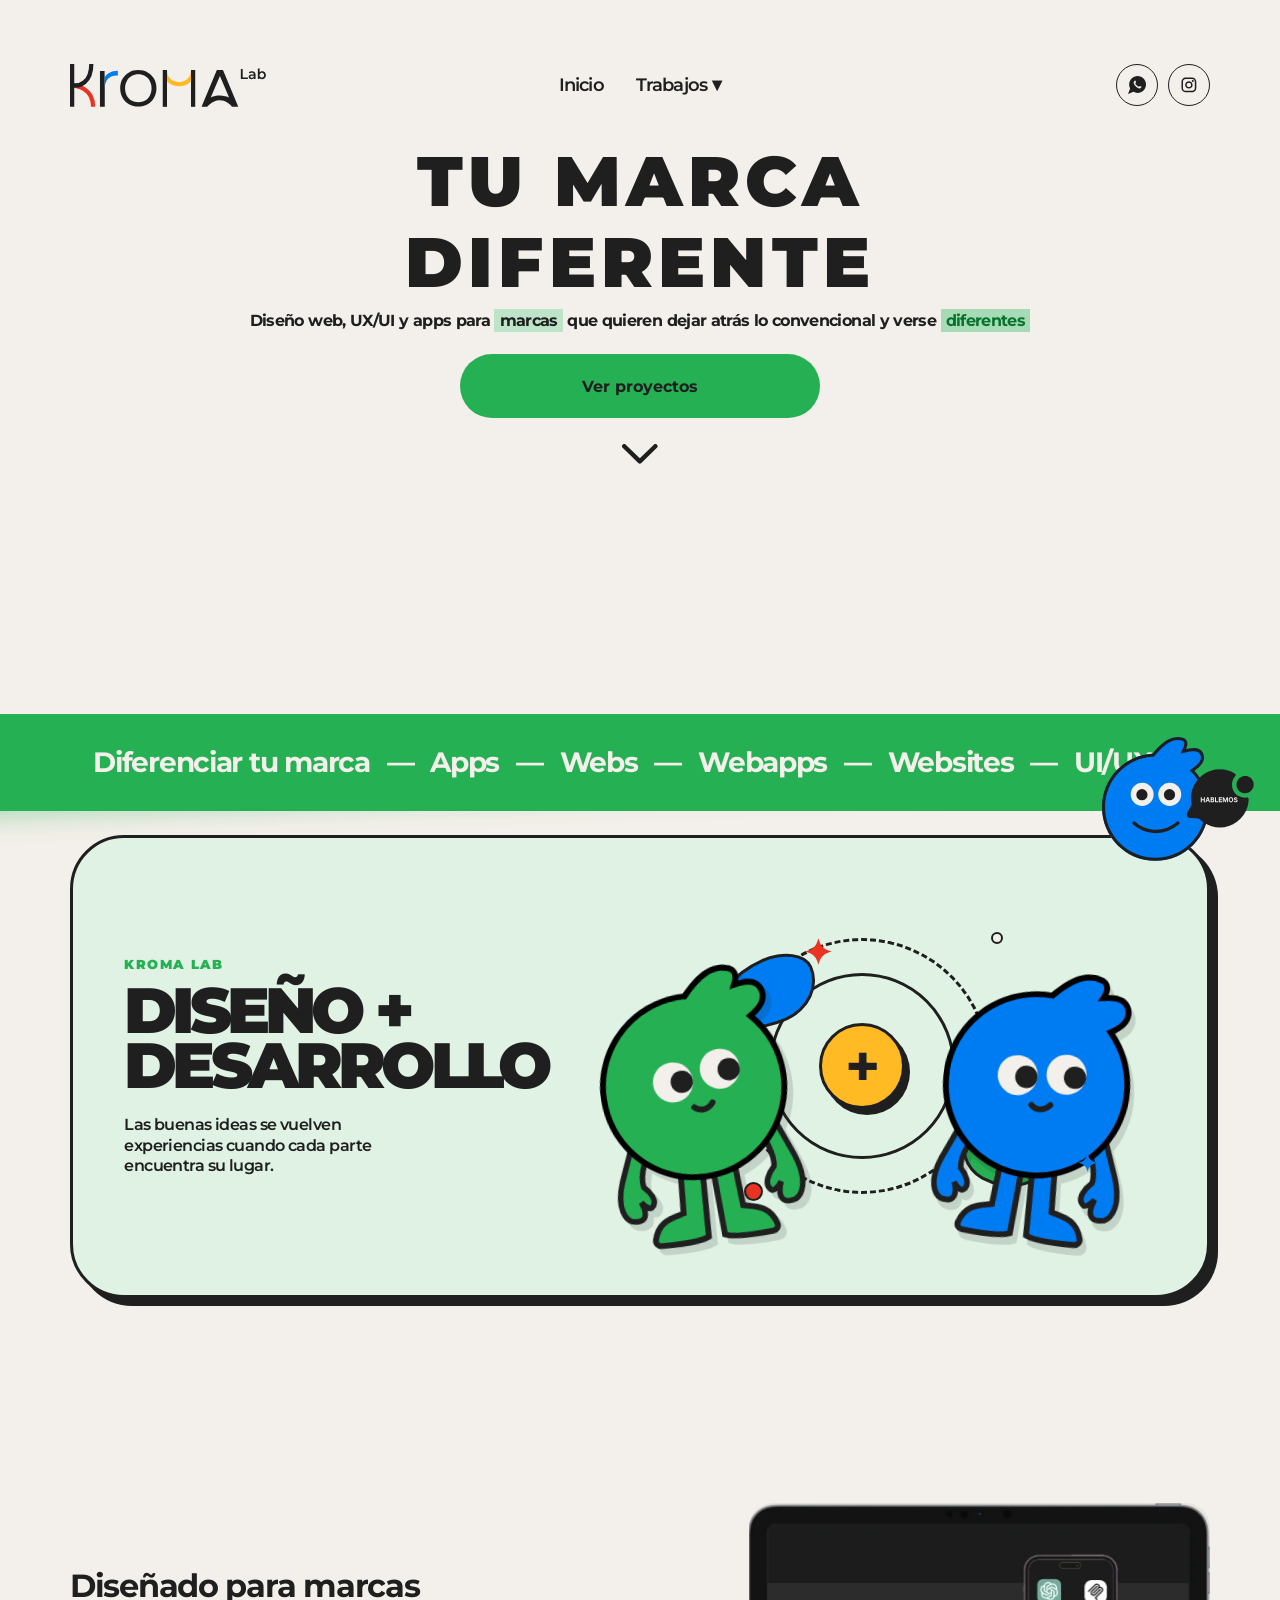
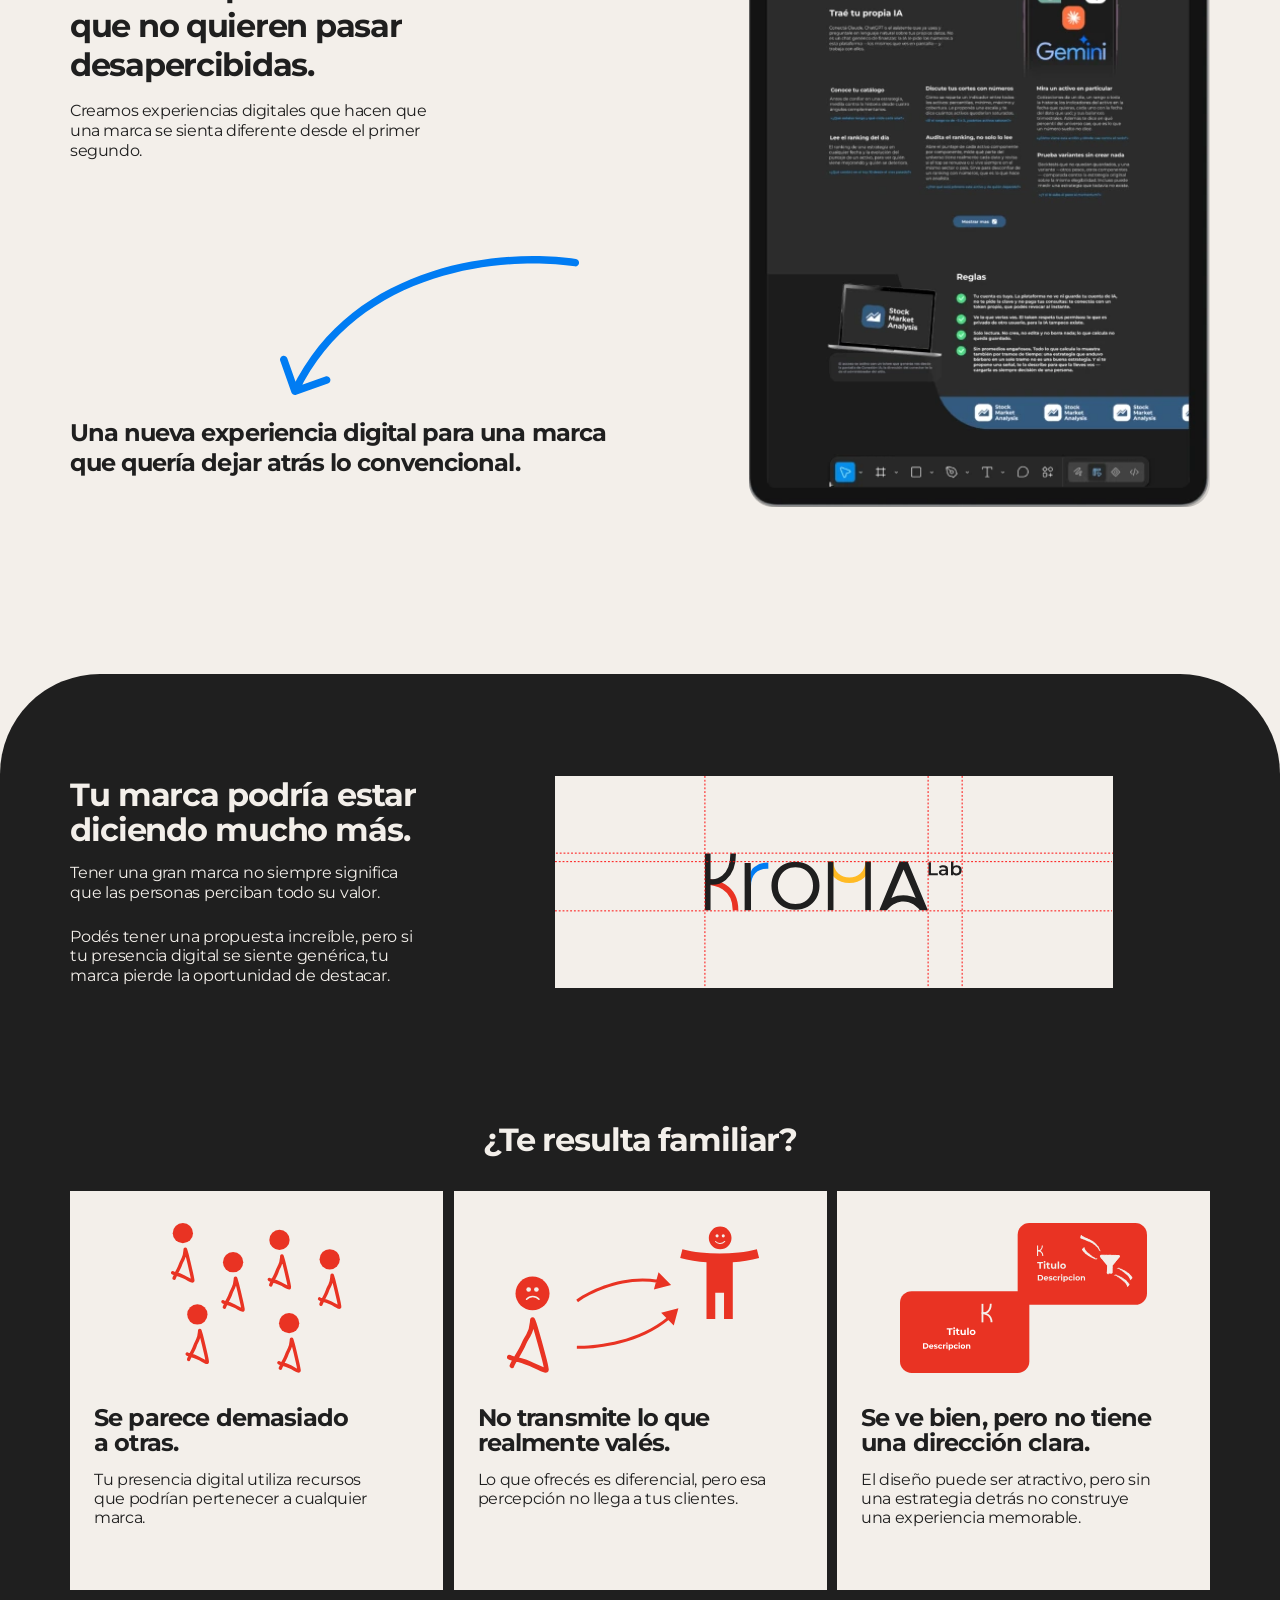
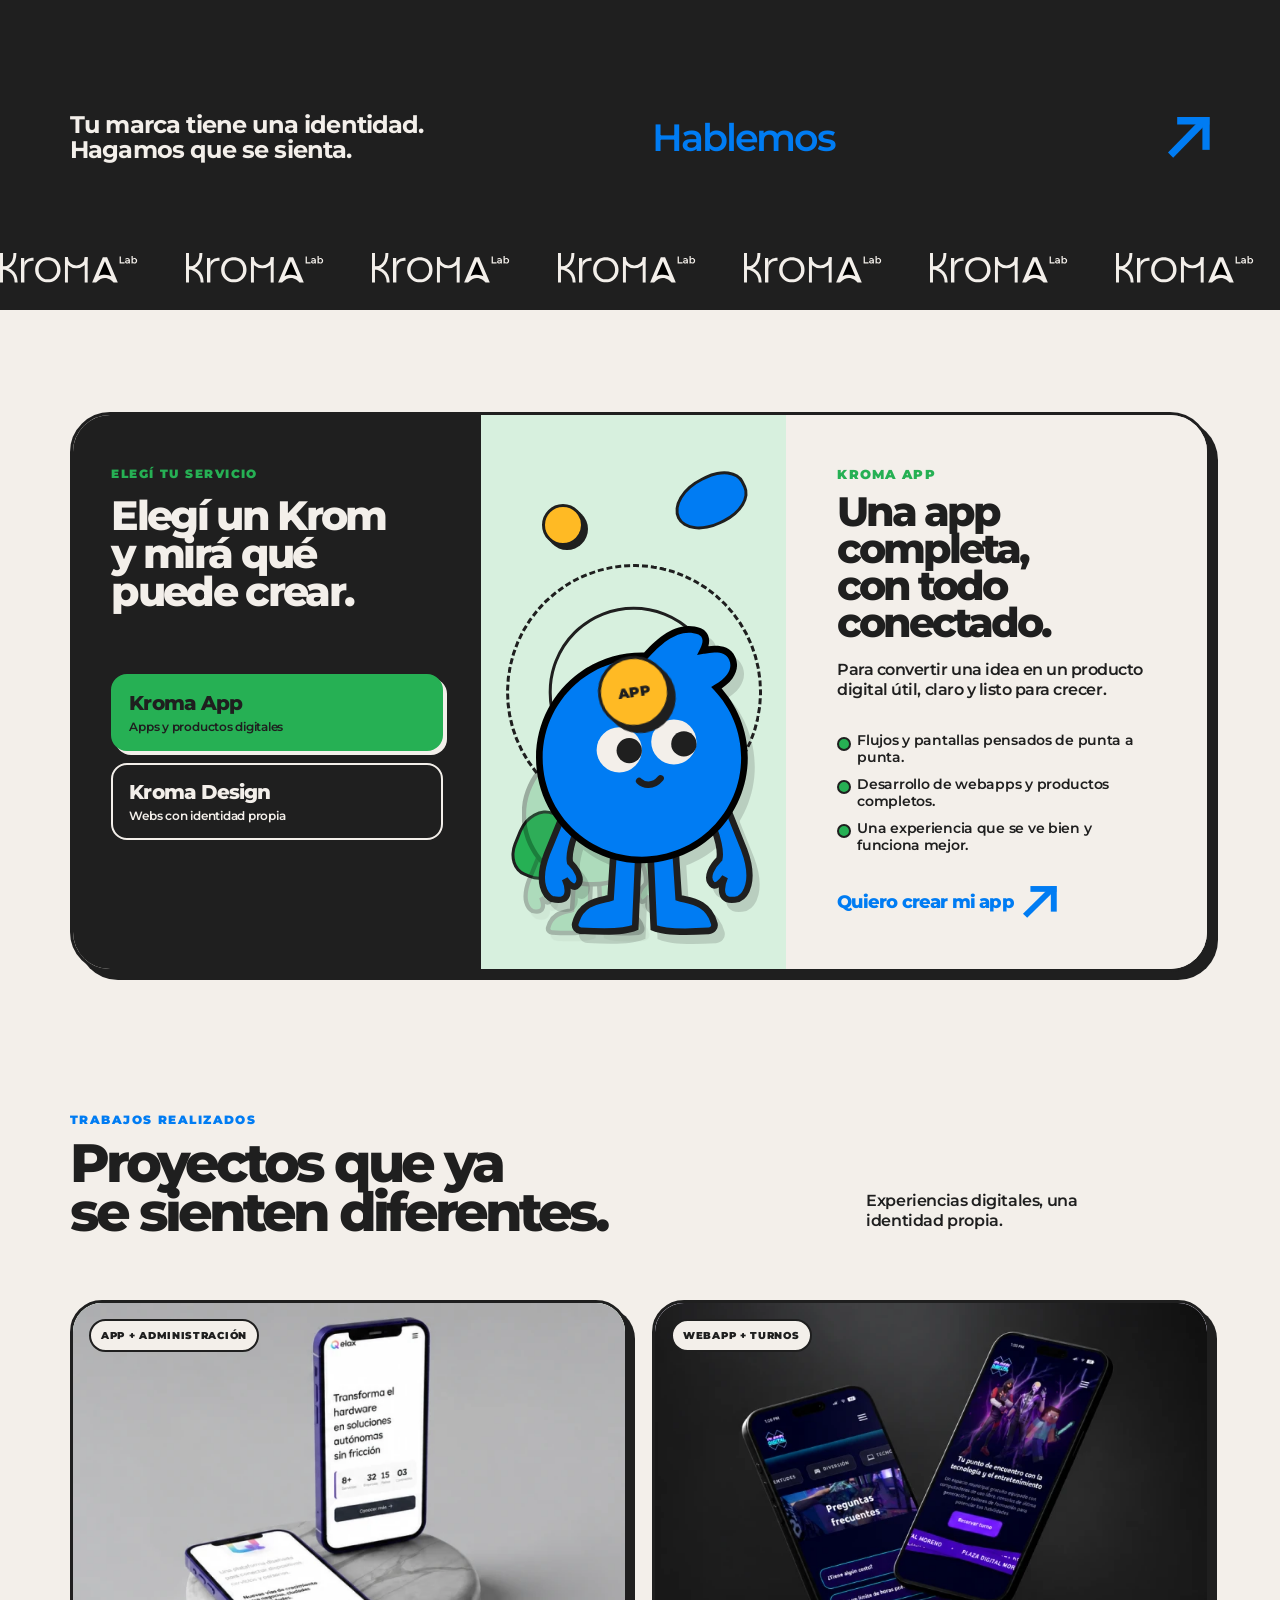
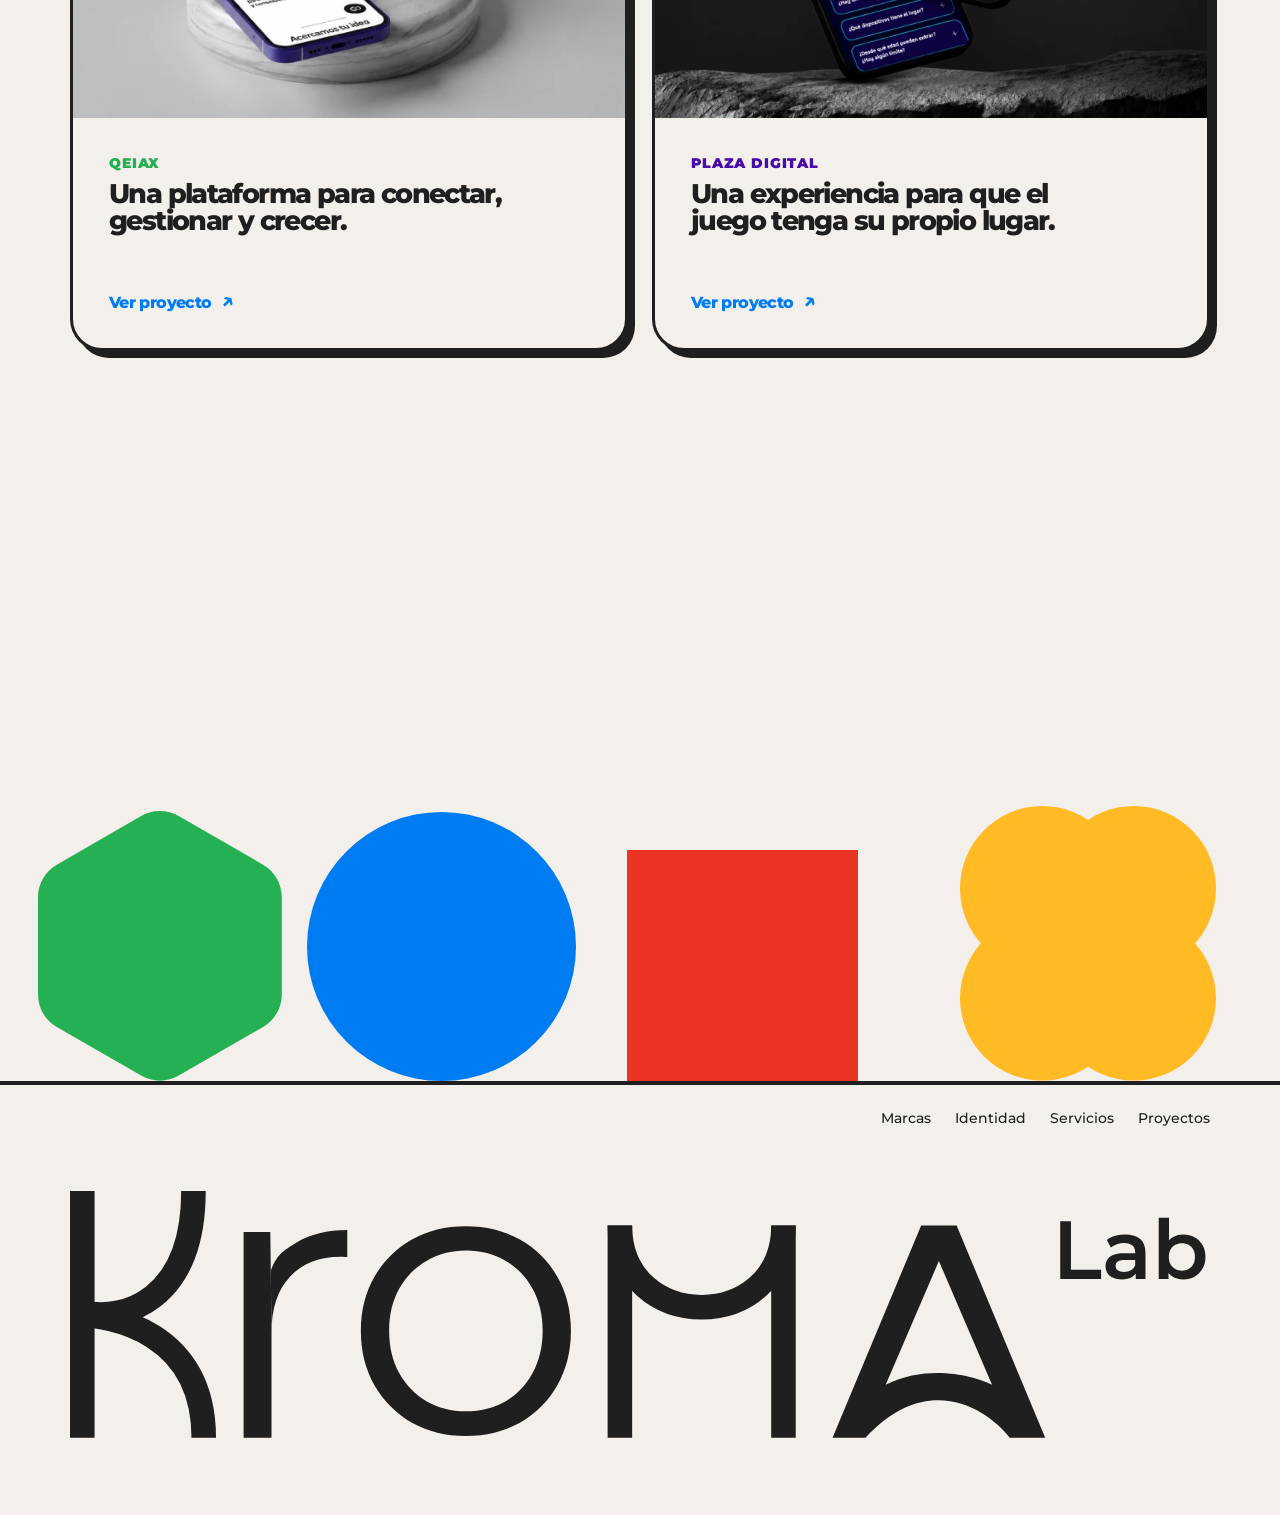
<file: index.html>
<!doctype html>
<html lang="es-AR">
  <head>
    <meta charset="UTF-8" />
    <meta name="viewport" content="width=device-width, initial-scale=1.0" />
    <meta name="description" content="Kroma Lab diseña webs, UX/UI y productos digitales a medida para marcas que quieren dejar atrás lo convencional y verse diferentes." />
    <meta name="robots" content="index, follow" />
    <meta name="theme-color" content="#f3efea" />
    <meta name="application-name" content="Kroma Lab" />
    <meta property="og:locale" content="es_AR" />
    <meta property="og:type" content="website" />
    <meta property="og:site_name" content="Kroma Lab" />
    <meta property="og:title" content="Kroma Lab | Diseño web, UX/UI y apps para marcas diferentes" />
    <meta property="og:description" content="Diseñamos experiencias digitales con identidad propia para marcas que dejan atrás lo convencional." />
    <title>Kroma Lab | Diseño web, UX/UI y apps para marcas diferentes</title>
    <link rel="icon" href="assets/logos/logo-letra-k.svg" type="image/svg+xml" />
    <link rel="preconnect" href="https://fonts.googleapis.com" />
    <link rel="preconnect" href="https://fonts.gstatic.com" crossorigin />
    <link href="https://fonts.googleapis.com/css2?family=Montserrat:wght@500;600;700;800;900&display=swap" rel="stylesheet" />
    <link rel="stylesheet" href="css/styles.css?v=projects" />
    <link rel="stylesheet" href="css/project-navigation.css" />
    <script type="application/ld+json">
      {
        "@context": "https://schema.org",
        "@graph": [
          {
            "@type": "Organization",
            "@id": "#kroma-lab",
            "name": "Kroma Lab",
            "description": "Estudio de diseño web, UX/UI y productos digitales a medida para marcas diferentes.",
            "sameAs": ["https://www.instagram.com/kromalab.arg/"]
          },
          {
            "@type": "WebPage",
            "name": "Kroma Lab | Diseño web, UX/UI y apps para marcas diferentes",
            "description": "Diseño web, UX/UI y productos digitales a medida para dejar atrás lo convencional.",
            "inLanguage": "es-AR",
            "about": ["Diseño web", "UX/UI", "Desarrollo de aplicaciones", "Productos digitales"],
            "publisher": { "@id": "#kroma-lab" }
          }
        ]
      }
    </script>
  </head>
  <body>
    <main class="hero" id="inicio">
      <header class="site-header">
        <a class="brand" href="#inicio" aria-label="Kroma Lab, inicio">
          <img src="assets/logos/logo-kroma-color.svg" alt="Kroma Lab" />
        </a>
        <nav class="site-navigation" id="site-navigation-index" aria-label="Navegación principal">
          <a class="site-navigation-home" href="#inicio">Inicio</a>
          <div class="projects-menu" data-project-menu>
            <button class="projects-menu-trigger" type="button" aria-expanded="false" aria-controls="projects-menu-index">
              Trabajos <span aria-hidden="true">▾</span>
            </button>
            <div class="projects-menu-panel" id="projects-menu-index" aria-hidden="true">
              <strong>Trabajos realizados</strong>
              <a class="projects-menu-option" href="qeiax/"><span>Qeiax</span><small>App y administración</small></a>
              <a class="projects-menu-option" href="plazadigital/"><span>Plaza Digital</span><small>Turnos y panel de gestión</small></a>
            </div>
          </div>
        </nav>
        <button class="mobile-menu-toggle" type="button" data-mobile-menu-toggle aria-controls="site-navigation-index" aria-expanded="false" aria-label="Abrir menú">
          <span></span><span></span><span></span>
        </button>
        <nav class="social-links header-social-links" aria-label="Redes sociales">
          <a href="https://wa.me/5491172370403" target="_blank" rel="noreferrer" aria-label="WhatsApp">
            <img src="assets/icono-redes-sociales/whatsapp.svg" alt="" />
          </a>
          <a href="https://www.instagram.com/kromalab.arg/" target="_blank" rel="noreferrer" aria-label="Instagram">
            <img src="assets/icono-redes-sociales/instagram.svg" alt="" />
          </a>
        </nav>
      </header>

      <section class="hero-content" aria-labelledby="hero-title">
        <h1 id="hero-title" class="putty-title" data-putty>
          <span>Tu marca</span>
          <span>diferente</span>
        </h1>
        <p class="intro">Diseño web, UX/UI y apps para <mark>marcas</mark> que quieren dejar atrás lo convencional y verse <mark>diferentes</mark></p>
        <a class="projects-button" href="#proyectos">
          <span class="button-label">Ver proyectos</span>
          <span class="button-blob" aria-hidden="true"></span>
        </a>
        <a class="scroll-arrow" href="#proyectos" aria-label="Ver proyectos">
          <img src="assets/flechas/flechas.svg" alt="" />
        </a>
      </section>

      <section class="ticker-area" id="proyectos" aria-label="Servicios de Kroma Lab">
        <div class="ticker ticker-shadow" aria-hidden="true">
          <div class="ticker-track">
            <span>Diferenciar tu marca <i>—</i> Apps <i>—</i> Webs <i>—</i> Webapps <i>—</i> Websites <i>—</i> UI/UX</span>
          </div>
        </div>
        <div class="ticker ticker-main">
          <div class="ticker-track">
            <span>Diferenciar tu marca <i>—</i> Apps <i>—</i> Webs <i>—</i> Webapps <i>—</i> Websites <i>—</i> UI/UX</span>
          </div>
        </div>
      </section>

      <section class="krom-motion" aria-labelledby="krom-motion-title">
        <div class="krom-motion-inner">
          <div class="krom-motion-copy">
            <p class="krom-motion-kicker">KROMA LAB</p>
            <h2 id="krom-motion-title">Diseño +<br>desarrollo</h2>
            <p>Las buenas ideas se vuelven experiencias cuando cada parte encuentra su lugar.</p>
          </div>

          <div class="krom-motion-stage" aria-label="Personajes de diseño y desarrollo crean juntos">
            <span class="krom-motion-splash krom-motion-splash--blue" aria-hidden="true"></span>
            <span class="krom-motion-splash krom-motion-splash--green" aria-hidden="true"></span>
            <span class="krom-motion-orbit krom-motion-orbit--one" aria-hidden="true"></span>
            <span class="krom-motion-orbit krom-motion-orbit--two" aria-hidden="true"></span>
            <span class="krom-motion-spark krom-motion-spark--one" aria-hidden="true">✦</span>
            <span class="krom-motion-spark krom-motion-spark--two" aria-hidden="true">✦</span>

            <div class="krom-motion-character krom-motion-character--design">
              <img src="assets/krom-motion/krom-disenio.svg" alt="Personaje de Kroma Diseño">
            </div>
            <div class="krom-motion-core" aria-hidden="true">
              <span>+</span>
            </div>
            <div class="krom-motion-character krom-motion-character--dev">
              <img src="assets/krom-motion/krom-desarrollo.svg" alt="Personaje de Kroma Desarrollo">
            </div>
          </div>
        </div>
      </section>

      <section class="section-one" id="marcas" aria-labelledby="section-one-title">
        <div class="section-one-grid">
          <div class="section-one-copy scroll-reveal">
            <h2 id="section-one-title">Diseñado para marcas <br>que no quieren pasar <br>desapercibidas.</h2>
            <p>Creamos experiencias digitales que hacen que una marca se sienta diferente desde el primer segundo.</p>
          </div>

          <picture class="section-arrow" aria-hidden="true">
            <source media="(max-width: 700px)" srcset="assets/seccion1/movil/flecha.svg">
            <img src="assets/seccion1/flecha.svg?v=downleft" alt="">
          </picture>

          <p class="section-one-statement scroll-reveal" style="--reveal-delay: 180ms">Una nueva experiencia digital para una marca que quería dejar atrás lo convencional.</p>

          <img class="device-showcase scroll-reveal scroll-reveal-scale" style="--reveal-delay: 140ms" src="assets/seccion1/tablet.webp" alt="Vista previa de una experiencia digital en tablet">
        </div>
      </section>

      <section class="section-two" id="identidad" aria-labelledby="section-two-title">
        <div class="section-two-grid">
          <div class="section-two-intro scroll-reveal">
            <h2 id="section-two-title">Tu marca podría estar<br>diciendo mucho más.</h2>
            <p>Tener una gran marca no siempre significa que las personas perciban todo su valor.</p>
            <p>Podés tener una propuesta increíble, pero si tu presencia digital se siente genérica, tu marca pierde la oportunidad de destacar.</p>
          </div>

          <img class="brand-grid-image scroll-reveal scroll-reveal-scale" style="--reveal-delay: 120ms" src="assets/seccion2/logo-kroma.svg" alt="Construcción de la identidad visual Kroma Lab">

          <h3 class="familiar-title scroll-reveal" style="--reveal-delay: 80ms">¿Te resulta familiar?</h3>

          <div class="problem-cards">
            <article class="problem-card scroll-reveal" style="--reveal-delay: 0ms">
              <img src="assets/seccion2/img-card-1.svg" alt="Ilustración de personas similares">
              <h4>Se parece demasiado<br>a otras.</h4>
              <p>Tu presencia digital utiliza recursos que podrían pertenecer a cualquier marca.</p>
            </article>
            <article class="problem-card scroll-reveal" style="--reveal-delay: 130ms">
              <img src="assets/seccion2/img-card-2.svg" alt="Ilustración de una marca sin dirección">
              <h4>No transmite lo que<br>realmente valés.</h4>
              <p>Lo que ofrecés es diferencial, pero esa percepción no llega a tus clientes.</p>
            </article>
            <article class="problem-card scroll-reveal" style="--reveal-delay: 260ms">
              <img src="assets/seccion2/img-card-3.svg" alt="Ilustración de tarjetas sin conexión">
              <h4>Se ve bien, pero no tiene<br>una dirección clara.</h4>
              <p>El diseño puede ser atractivo, pero sin una estrategia detrás no construye una experiencia memorable.</p>
            </article>
          </div>

          <p class="section-two-statement scroll-reveal" style="--reveal-delay: 140ms">Tu marca tiene una identidad.<br>Hagamos que se sienta.</p>

          <a class="identity-cta scroll-reveal" style="--reveal-delay: 220ms" href="https://wa.me/5491172370403" target="_blank" rel="noreferrer">
            <span>Hablemos</span>
            <img src="assets/seccion2/flecha.svg" alt="" aria-hidden="true">
          </a>
        </div>

        <div class="logo-ribbon scroll-reveal" style="--reveal-delay: 260ms" aria-hidden="true">
          <div class="logo-ribbon-track">
            <div class="logo-ribbon-set">
              <img src="assets/seccion2/logo-kroma-blanco.svg" alt=""><img src="assets/seccion2/logo-kroma-blanco.svg" alt=""><img src="assets/seccion2/logo-kroma-blanco.svg" alt=""><img src="assets/seccion2/logo-kroma-blanco.svg" alt=""><img src="assets/seccion2/logo-kroma-blanco.svg" alt=""><img src="assets/seccion2/logo-kroma-blanco.svg" alt=""><img src="assets/seccion2/logo-kroma-blanco.svg" alt=""><img src="assets/seccion2/logo-kroma-blanco.svg" alt=""><img src="assets/seccion2/logo-kroma-blanco.svg" alt=""><img src="assets/seccion2/logo-kroma-blanco.svg" alt=""><img src="assets/seccion2/logo-kroma-blanco.svg" alt=""><img src="assets/seccion2/logo-kroma-blanco.svg" alt="">
            </div>
            <div class="logo-ribbon-set">
              <img src="assets/seccion2/logo-kroma-blanco.svg" alt=""><img src="assets/seccion2/logo-kroma-blanco.svg" alt=""><img src="assets/seccion2/logo-kroma-blanco.svg" alt=""><img src="assets/seccion2/logo-kroma-blanco.svg" alt=""><img src="assets/seccion2/logo-kroma-blanco.svg" alt=""><img src="assets/seccion2/logo-kroma-blanco.svg" alt=""><img src="assets/seccion2/logo-kroma-blanco.svg" alt=""><img src="assets/seccion2/logo-kroma-blanco.svg" alt=""><img src="assets/seccion2/logo-kroma-blanco.svg" alt=""><img src="assets/seccion2/logo-kroma-blanco.svg" alt=""><img src="assets/seccion2/logo-kroma-blanco.svg" alt=""><img src="assets/seccion2/logo-kroma-blanco.svg" alt="">
            </div>
          </div>
        </div>
      </section>

      <section class="section-three" id="servicios" aria-labelledby="services-title">
        <div class="section-three-grid">
          <div class="service-explorer scroll-reveal" style="--reveal-delay: 100ms" data-service-explorer>
            <div class="service-explorer-choice">
              <p class="service-explorer-kicker">ELEGÍ TU SERVICIO</p>
              <h3 id="services-title">Elegí un Krom<br>y mirá qué puede crear.</h3>
              <div class="service-switches" role="tablist" aria-label="Servicios de Kroma Lab">
                <button class="service-switch is-active" type="button" role="tab" id="kroma-app-tab" aria-selected="true" aria-controls="kroma-service-panel" data-service="app">
                  <span>Kroma App</span>
                  <small>Apps y productos digitales</small>
                </button>
                <button class="service-switch" type="button" role="tab" id="kroma-design-tab" aria-selected="false" aria-controls="kroma-service-panel" data-service="design">
                  <span>Kroma Design</span>
                  <small>Webs con identidad propia</small>
                </button>
              </div>
            </div>

            <div class="service-preview" id="kroma-service-panel" role="tabpanel" aria-labelledby="kroma-app-tab" aria-live="polite">
              <div class="service-preview-stage">
                <span class="service-preview-orbit" aria-hidden="true"></span>
                <span class="service-preview-shape service-preview-shape--blue" aria-hidden="true"></span>
                <span class="service-preview-shape service-preview-shape--green" aria-hidden="true"></span>
                <button class="service-krom service-krom--dev is-active" type="button" data-service="app" aria-label="Elegir Kroma App">
                  <img src="assets/krom-motion/krom-desarrollo.svg" alt="Krom Desarrollo">
                </button>
                <button class="service-krom service-krom--design" type="button" data-service="design" aria-label="Elegir Kroma Design">
                  <img src="assets/krom-motion/krom-disenio.svg" alt="Krom Diseño">
                </button>
                <span class="service-preview-badge" data-service-badge>APP</span>
              </div>

              <div class="service-preview-copy">
                <p class="service-preview-label" data-service-label>Kroma App</p>
                <h3 data-service-title>Una app completa,<br>con todo conectado.</h3>
                <p data-service-description>Para convertir una idea en un producto digital útil, claro y listo para crecer.</p>
                <ul data-service-features>
                  <li>Flujos y pantallas pensados de punta a punta.</li>
                  <li>Desarrollo de webapps y productos completos.</li>
                  <li>Una experiencia que se ve bien y funciona mejor.</li>
                </ul>
                <a class="service-preview-cta" data-service-cta href="https://wa.me/5491172370403?text=Hola%20Kroma%2C%20quiero%20crear%20una%20app." target="_blank" rel="noreferrer">
                  <span data-service-cta-label>Quiero crear mi app</span>
                  <img src="assets/seccion2/flecha.svg" alt="" aria-hidden="true">
                </a>
            </div>
          </div>
          </div>
        </div>
      </section>

      <section class="featured-projects" id="trabajos" aria-labelledby="featured-projects-title">
        <div class="featured-projects-inner">
          <div class="featured-projects-heading scroll-reveal">
            <p>TRABAJOS REALIZADOS</p>
            <h2 id="featured-projects-title">Proyectos que ya<br>se sienten diferentes.</h2>
            <span>Experiencias digitales, una identidad propia.</span>
          </div>

          <div class="featured-projects-grid">
            <article class="featured-project featured-project--qeiax scroll-reveal scroll-reveal-scale">
              <a href="qeiax/">
                <div class="featured-project-media">
                  <img src="assets/proyectos/qeiax/qeiax_proyecto.webp" alt="Aplicación y panel de administración de Qeiax">
                  <span>APP + ADMINISTRACIÓN</span>
                </div>
                <div class="featured-project-copy">
                  <p>Qeiax</p>
                  <h3>Una plataforma para conectar, gestionar y crecer.</h3>
                  <span class="featured-project-link">Ver proyecto <b aria-hidden="true">↗</b></span>
                </div>
              </a>
            </article>

            <article class="featured-project featured-project--plaza scroll-reveal scroll-reveal-scale" style="--reveal-delay: 140ms">
              <a href="plazadigital/">
                <div class="featured-project-media">
                  <img src="assets/proyectos/plazadigital/portada.webp" alt="Aplicación de turnos de Plaza Digital">
                  <span>WEBAPP + TURNOS</span>
                </div>
                <div class="featured-project-copy">
                  <p>Plaza Digital</p>
                  <h3>Una experiencia para que el juego tenga su propio lugar.</h3>
                  <span class="featured-project-link">Ver proyecto <b aria-hidden="true">↗</b></span>
                </div>
              </a>
            </article>
          </div>
        </div>
      </section>

      <section class="pre-footer-shapes" aria-label="Formas decorativas">
        <picture class="pre-footer-geometry geometry-green"><source media="(max-width: 700px)" srcset="assets/seccion3/movil/geometria4.svg"><img src="assets/seccion3/geometria4.svg" alt=""></picture>
        <picture class="pre-footer-geometry geometry-blue"><source media="(max-width: 700px)" srcset="assets/seccion3/movil/geometria3.svg"><img src="assets/seccion3/geometria3.svg" alt=""></picture>
        <picture class="pre-footer-geometry geometry-red"><source media="(max-width: 700px)" srcset="assets/seccion3/movil/geometria2.svg"><img src="assets/seccion3/geometria2.svg" alt=""></picture>
        <picture class="pre-footer-geometry geometry-yellow"><source media="(max-width: 700px)" srcset="assets/seccion3/movil/geometria1.svg"><img src="assets/seccion3/geometria1.svg" alt=""></picture>
      </section>

      <footer class="site-footer">
        <nav class="footer-nav scroll-reveal" aria-label="Navegación del pie de página">
          <a href="#marcas">Marcas</a>
          <a href="#identidad">Identidad</a>
          <a href="#servicios">Servicios</a>
          <a href="#trabajos">Proyectos</a>
        </nav>
        <img class="footer-logo scroll-reveal" style="--reveal-delay: 120ms" src="assets/seccion3/logo-kroma-negro.svg" alt="Kroma Lab">
      </footer>
    </main>

    <aside class="krom-contact" aria-label="Contactos de Kroma Lab">
      <div class="krom-contact-panel" id="krom-contact-panel" aria-hidden="true">
        <p>¿Hablamos?</p>
        <a class="krom-contact-option" href="https://wa.me/5491172370403" target="_blank" rel="noreferrer">
          <span class="krom-contact-avatar krom-contact-avatar--brand"><img src="assets/logos/logo-letra-k.svg" alt="Kroma Lab"></span>
          <span><strong>Kroma Lab</strong><small>Equipo</small></span>
          <img class="krom-contact-whatsapp" src="assets/icono-redes-sociales/whatsapp.svg" alt="">
        </a>
        <a class="krom-contact-option" href="https://wa.me/5491123874287" target="_blank" rel="noreferrer">
          <img class="krom-contact-avatar" src="assets/equipo/agustin-sanchezwebp" alt="Agustín Sánchez">
          <span><strong>Agustín Sánchez</strong><small>Desarrollo</small></span>
          <img class="krom-contact-whatsapp" src="assets/icono-redes-sociales/whatsapp.svg" alt="">
        </a>
        <a class="krom-contact-option" href="https://wa.me/5491135929769" target="_blank" rel="noreferrer">
          <img class="krom-contact-avatar" src="assets/equipo/matias-bazan.webp" alt="Matías Bazán">
          <span><strong>Matías Bazán</strong><small>Diseño</small></span>
          <img class="krom-contact-whatsapp" src="assets/icono-redes-sociales/whatsapp.svg" alt="">
        </a>
      </div>
      <button class="krom-contact-trigger" type="button" aria-expanded="false" aria-controls="krom-contact-panel" aria-label="Abrir contactos de Kroma Lab">
        <img src="assets/logos/krom-global.svg" alt="">
        <svg class="krom-notification-contrast" viewBox="0 0 221 177" aria-hidden="true">
          <path d="M157.248 127.313C179.202 133.865 202.308 121.379 208.86 99.4253C209.935 95.8239 210.499 92.1915 210.59 88.6083C210.623 87.2502 209.305 86.3156 207.964 86.513C204.172 87.0751 200.299 86.4561 196.871 84.7401C193.443 83.024 190.627 80.2942 188.804 76.9215C186.982 73.5488 186.242 69.6969 186.685 65.8891C187.129 62.0812 188.734 58.5022 191.282 55.6384C192.182 54.6255 192.122 53.0104 190.967 52.2977C187.848 50.3675 184.488 48.8594 180.972 47.8128C159.018 41.2612 135.911 53.7466 129.36 75.7005C127.462 82.0605 127.163 88.5168 128.223 94.6385C128.509 96.2647 128.26 97.9526 127.394 99.3608L122.389 107.503C121.893 108.309 121.618 109.231 121.591 110.177C121.565 111.122 121.787 112.058 122.237 112.89C122.686 113.723 123.347 114.422 124.152 114.919C124.957 115.415 125.879 115.691 126.824 115.719L136.38 115.99C138.031 116.061 139.6 116.734 140.789 117.882C145.47 122.259 151.104 125.488 157.248 127.313Z" />
          <path d="M201.815 79.8227C208.354 81.7741 215.237 78.055 217.189 71.5157C219.14 64.9764 215.421 58.0932 208.882 56.1417C202.343 54.1903 195.46 57.9094 193.508 64.4487C191.557 70.988 195.276 77.8712 201.815 79.8227Z" />
          <text x="141" y="93" fill="#1F1F1F" font-family="Arial, sans-serif" font-size="11" font-weight="700" textLength="53" lengthAdjust="spacingAndGlyphs">Hablemos</text>
        </svg>
      </button>
    </aside>
    <!-- Google Tag Manager (noscript) -->
    <script src="js/script.js"></script>
  </body>
</html>
</file>
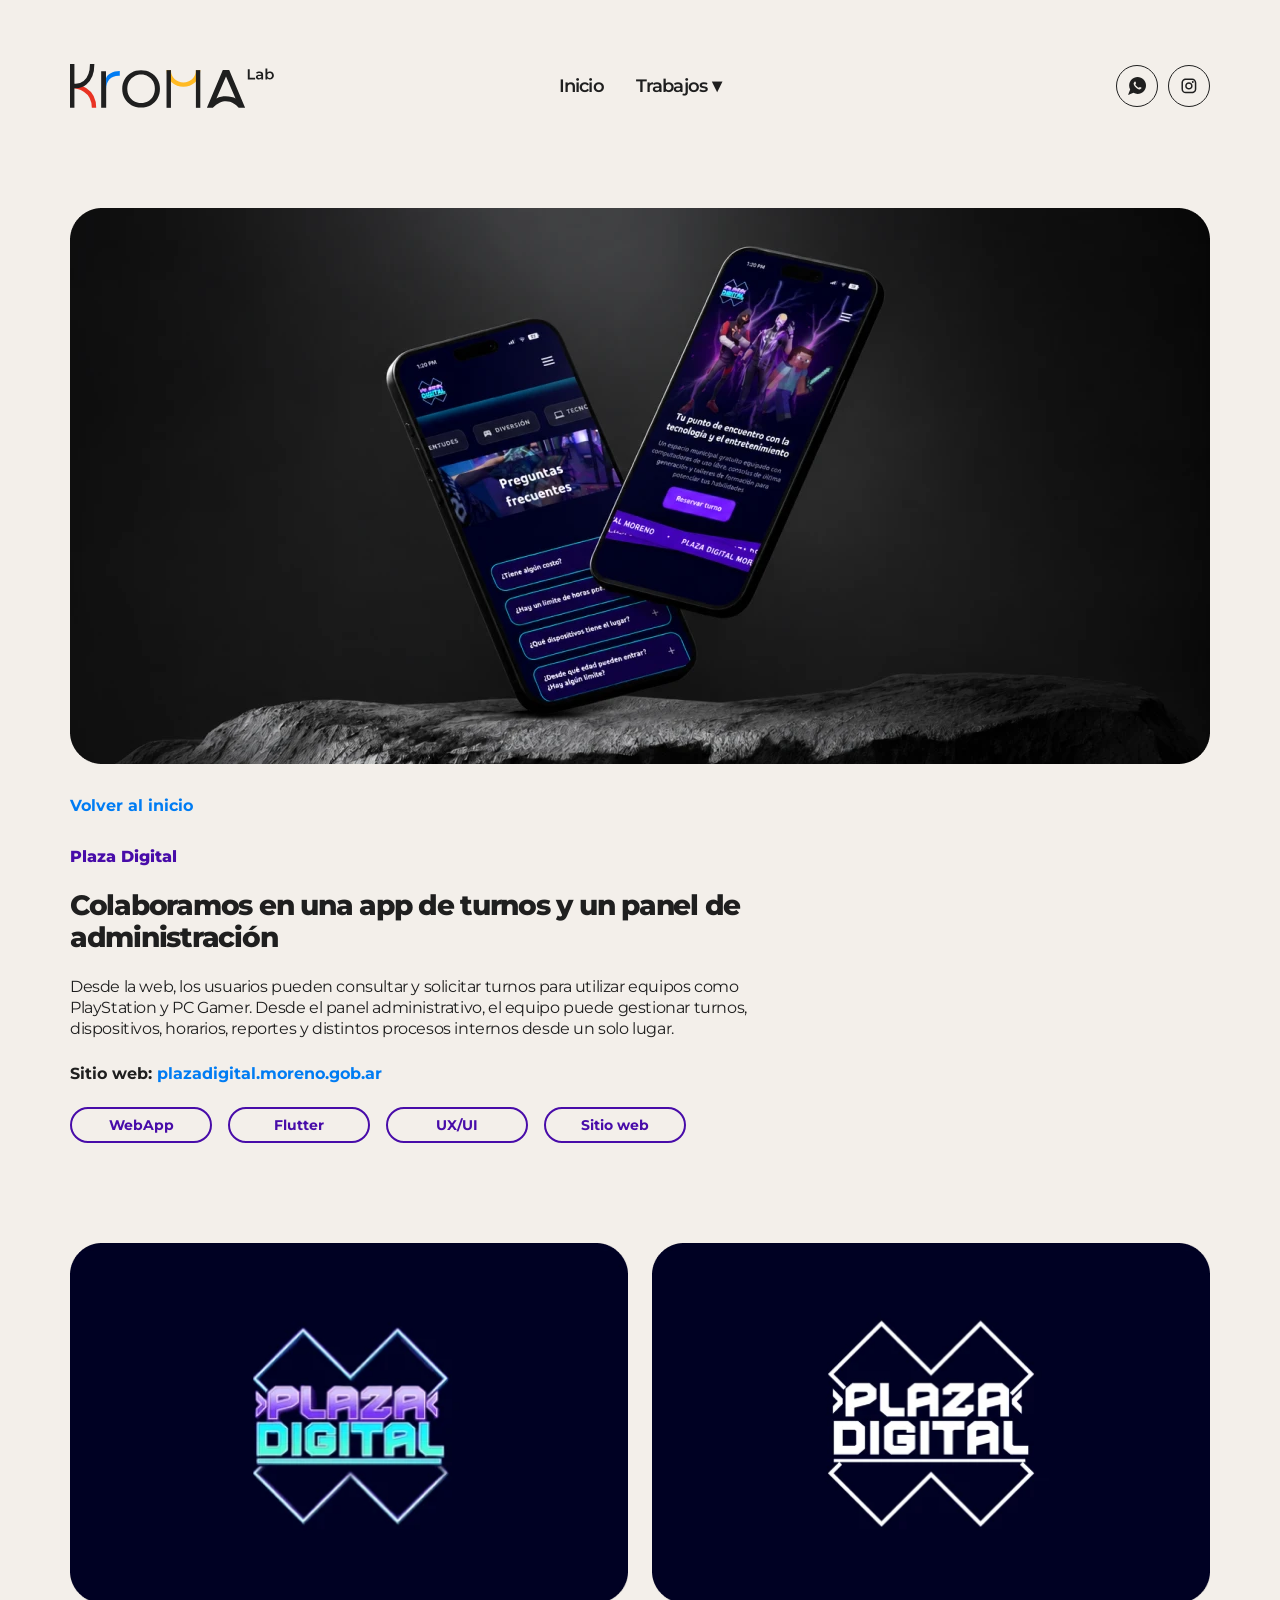
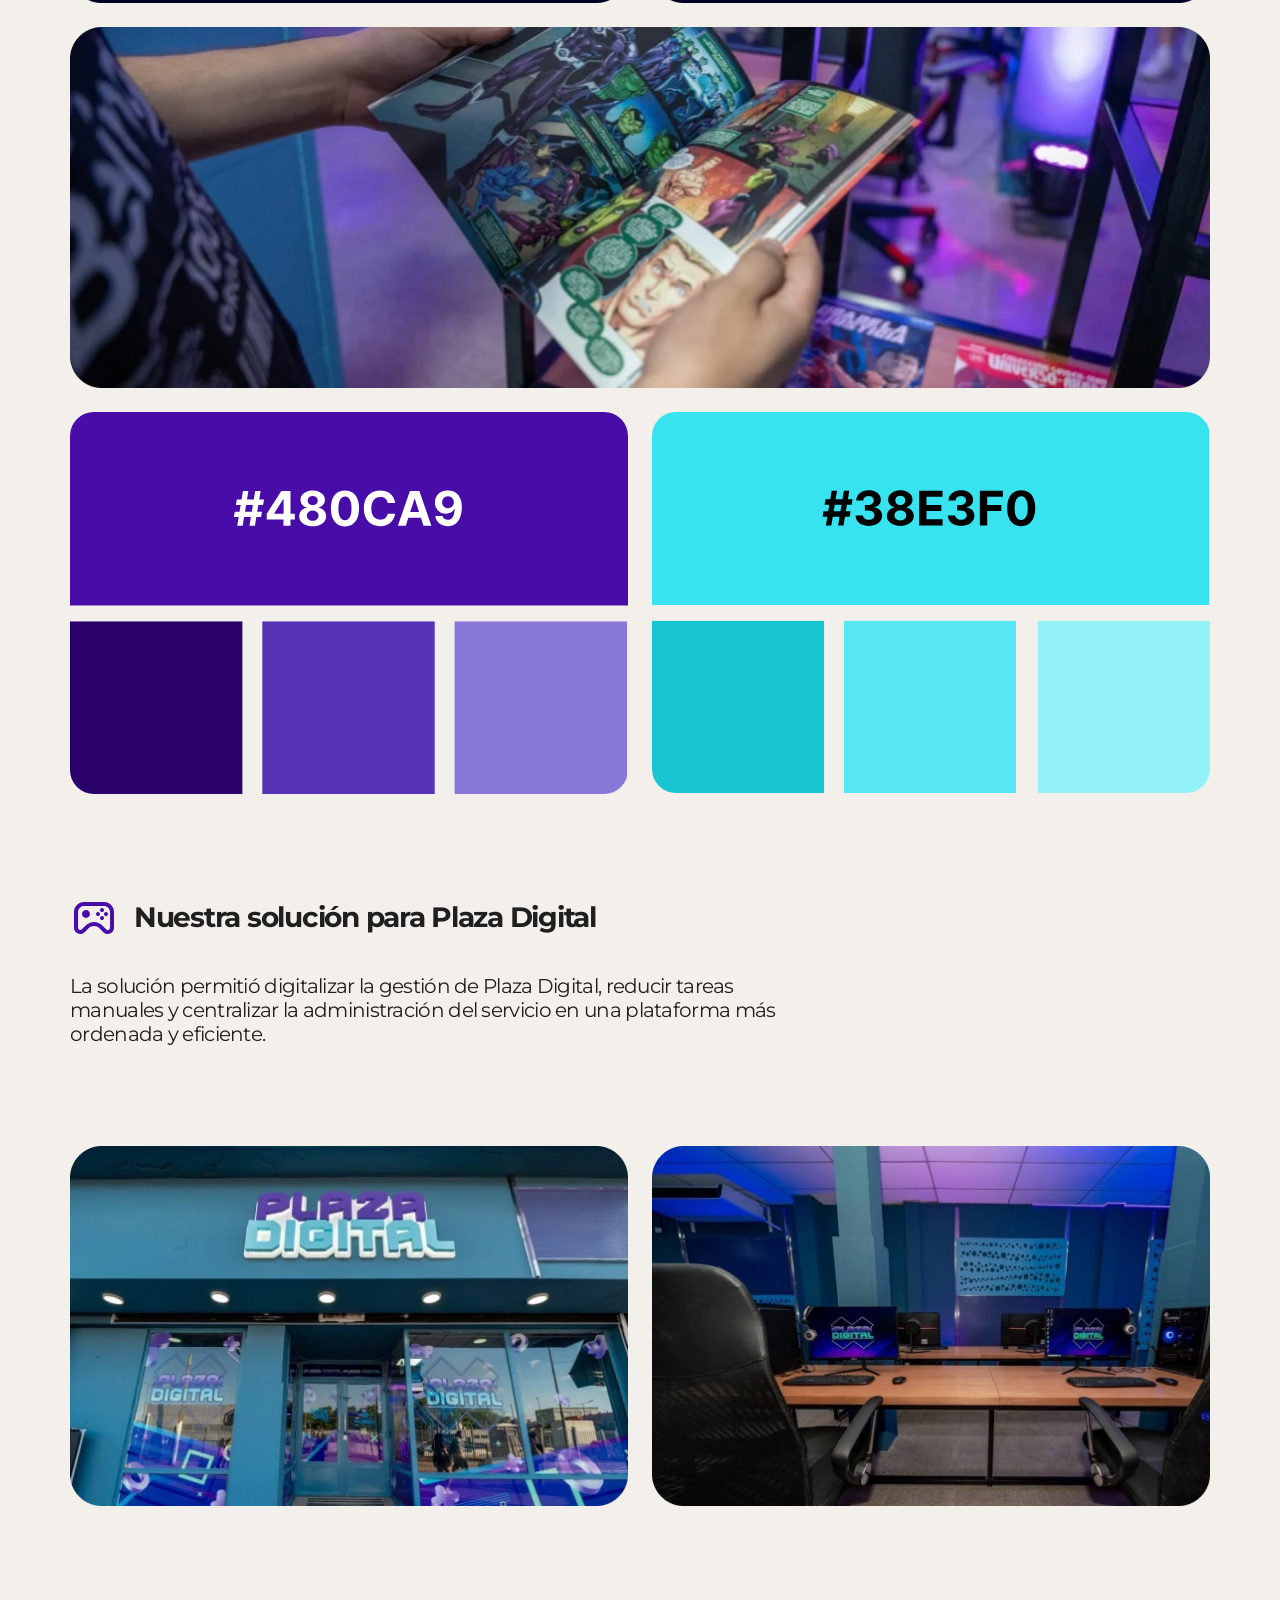
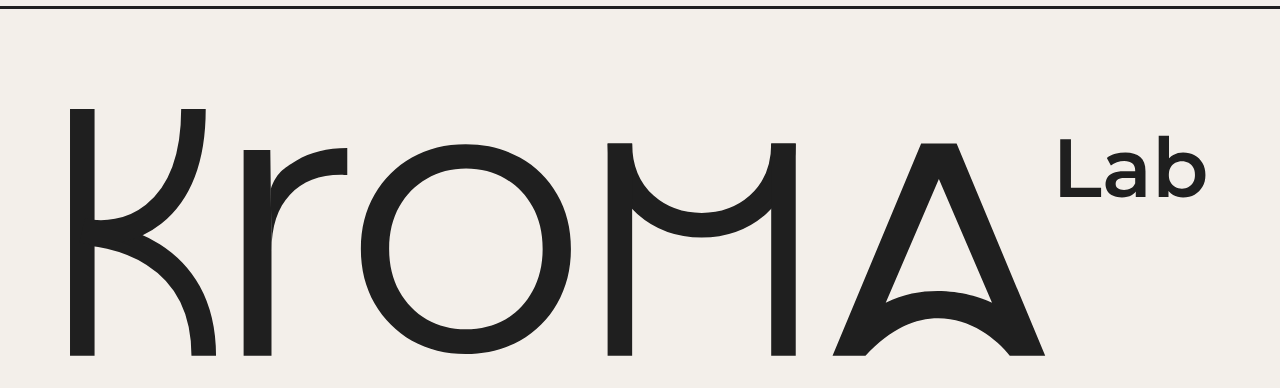
<file: plazadigital/index.html>
<!doctype html>
<html lang="es-AR">
  <head>
    <meta charset="UTF-8" />
    <meta name="viewport" content="width=device-width, initial-scale=1.0" />
    <meta name="description" content="Caso de estudio Plaza Digital: WebApp de turnos y panel de administración para gestionar equipos, horarios y operaciones." />
    <meta name="robots" content="index, follow" />
    <meta name="theme-color" content="#f3efea" />
    <meta property="og:locale" content="es_AR" />
    <meta property="og:type" content="website" />
    <meta property="og:title" content="Plaza Digital | WebApp de turnos y administración — Kroma Lab" />
    <meta property="og:description" content="Conocé cómo Kroma Lab diseñó una WebApp de turnos y un panel de gestión para Plaza Digital." />
    <title>Plaza Digital | WebApp de turnos y administración — Kroma Lab</title>
    <link rel="icon" href="../assets/logos/logo-letra-k.svg" type="image/svg+xml" />
    <link rel="preconnect" href="https://fonts.googleapis.com" />
    <link rel="preconnect" href="https://fonts.gstatic.com" crossorigin />
    <link href="https://fonts.googleapis.com/css2?family=Montserrat:wght@400;500;600;700;800&display=swap" rel="stylesheet" />
    <link rel="stylesheet" href="../css/plazadigital.css" />
    <link rel="stylesheet" href="../css/project-consistency.css" />
    <link rel="stylesheet" href="../css/project-navigation.css" />
    <script type="application/ld+json">
      {
        "@context": "https://schema.org",
        "@type": "CreativeWork",
        "name": "Plaza Digital: WebApp de turnos y administración",
        "description": "Caso de estudio de una plataforma para solicitar y gestionar turnos, equipos, horarios y operaciones internas.",
        "inLanguage": "es-AR",
        "creator": {
          "@type": "Organization",
          "name": "Kroma Lab"
        },
        "about": ["WebApp", "UX/UI", "Gestión de turnos", "Panel de administración"]
      }
    </script>
  </head>
  <body class="plaza-page">
    <header class="plaza-header plaza-layout">
      <a href="../" aria-label="Kroma Lab, volver al inicio">
        <img src="../assets/logos/logo-kroma-color.svg" alt="Kroma Lab" />
      </a>
      <nav class="site-navigation" id="site-navigation-plaza" aria-label="Navegación principal">
        <a class="site-navigation-home" href="../">Inicio</a>
        <div class="projects-menu" data-project-menu>
          <button class="projects-menu-trigger" type="button" aria-expanded="false" aria-controls="projects-menu-plaza">
            Trabajos <span aria-hidden="true">▾</span>
          </button>
          <div class="projects-menu-panel" id="projects-menu-plaza" aria-hidden="true">
            <strong>Trabajos realizados</strong>
            <a class="projects-menu-option" href="../qeiax/"><span>Qeiax</span><small>App y administración</small></a>
            <a class="projects-menu-option" href="../plazadigital/" aria-current="page"><span>Plaza Digital</span><small>Turnos y panel de gestión</small></a>
          </div>
        </div>
      </nav>
      <button class="mobile-menu-toggle" type="button" data-mobile-menu-toggle aria-controls="site-navigation-plaza" aria-expanded="false" aria-label="Abrir menú">
        <span></span><span></span><span></span>
      </button>
      <nav class="header-social-links" aria-label="Redes sociales">
        <a href="https://wa.me/5491172370403" target="_blank" rel="noreferrer" aria-label="WhatsApp"><img src="../assets/icono-redes-sociales/whatsapp.svg" alt="" /></a>
        <a href="https://www.instagram.com/kromalab.arg/" target="_blank" rel="noreferrer" aria-label="Instagram"><img src="../assets/icono-redes-sociales/instagram.svg" alt="" /></a>
      </nav>
    </header>

    <main>
      <section class="plaza-layout plaza-intro" aria-labelledby="plaza-title">
        <img class="plaza-hero scroll-reveal scroll-reveal-scale" src="../assets/proyectos/plazadigital/portada.webp" alt="Dos teléfonos mostrando la aplicación de Plaza Digital" />

        <div class="plaza-summary scroll-reveal" style="--reveal-delay: 100ms">
          <a class="plaza-back" href="../">Volver al inicio</a>
          <p class="plaza-client">Plaza Digital</p>
          <h1 id="plaza-title">Colaboramos en una app de turnos y un panel de administración</h1>
          <p class="plaza-description">Desde la web, los usuarios pueden consultar y solicitar turnos para utilizar equipos como PlayStation y PC Gamer. Desde el panel administrativo, el equipo puede gestionar turnos, dispositivos, horarios, reportes y distintos procesos internos desde un solo lugar.</p>
          <p class="plaza-site">Sitio web: <a href="https://plazadigital.moreno.gob.ar" target="_blank" rel="noreferrer">plazadigital.moreno.gob.ar</a></p>
          <ul class="plaza-tags" aria-label="Servicios realizados">
            <li>WebApp</li>
            <li>Flutter</li>
            <li>UX/UI</li>
            <li>Sitio web</li>
          </ul>
        </div>

        <div class="plaza-gallery" aria-label="Identidad y experiencia de Plaza Digital">
          <img class="scroll-reveal scroll-reveal-scale" src="../assets/proyectos/plazadigital/card-logo.webp" alt="Versión a color del logo Plaza Digital" />
          <img class="scroll-reveal scroll-reveal-scale" style="--reveal-delay: 100ms" src="../assets/proyectos/plazadigital/card-logoblanco.webp" alt="Versión blanca del logo Plaza Digital" />
          <img class="plaza-gallery-wide scroll-reveal scroll-reveal-scale" style="--reveal-delay: 160ms" src="../assets/proyectos/plazadigital/card-local.webp" alt="Espacio y cultura de Plaza Digital" />
          <img class="scroll-reveal scroll-reveal-scale" style="--reveal-delay: 220ms" src="../assets/proyectos/plazadigital/card-colorvioleta.svg" alt="Paleta violeta de Plaza Digital" />
          <img class="scroll-reveal scroll-reveal-scale" style="--reveal-delay: 280ms" src="../assets/proyectos/plazadigital/card-colorceleste.svg" alt="Paleta celeste de Plaza Digital" />
        </div>
      </section>

      <section class="plaza-layout plaza-solution" aria-labelledby="plaza-solution-title">
        <h2 id="plaza-solution-title" class="scroll-reveal"><img src="../assets/proyectos/plazadigital/icono-play.svg" alt="" />Nuestra solución para Plaza Digital</h2>
        <p class="scroll-reveal" style="--reveal-delay: 100ms">La solución permitió digitalizar la gestión de Plaza Digital, reducir tareas manuales y centralizar la administración del servicio en una plataforma más ordenada y eficiente.</p>
        <div class="plaza-space-gallery">
          <img class="scroll-reveal scroll-reveal-scale" src="../assets/proyectos/plazadigital/card-fachada.webp" alt="Fachada de Plaza Digital" />
          <img class="scroll-reveal scroll-reveal-scale" style="--reveal-delay: 100ms" src="../assets/proyectos/plazadigital/card-fachada-interior.webp" alt="Interior de Plaza Digital" />
        </div>
      </section>
    </main>

    <footer class="plaza-footer">
      <div class="plaza-layout">
        <img src="../assets/seccion3/logo-kroma-negro.svg" alt="Kroma Lab" />
      </div>
    </footer>
    <script src="../js/script.js"></script>
  </body>
</html>
</file>
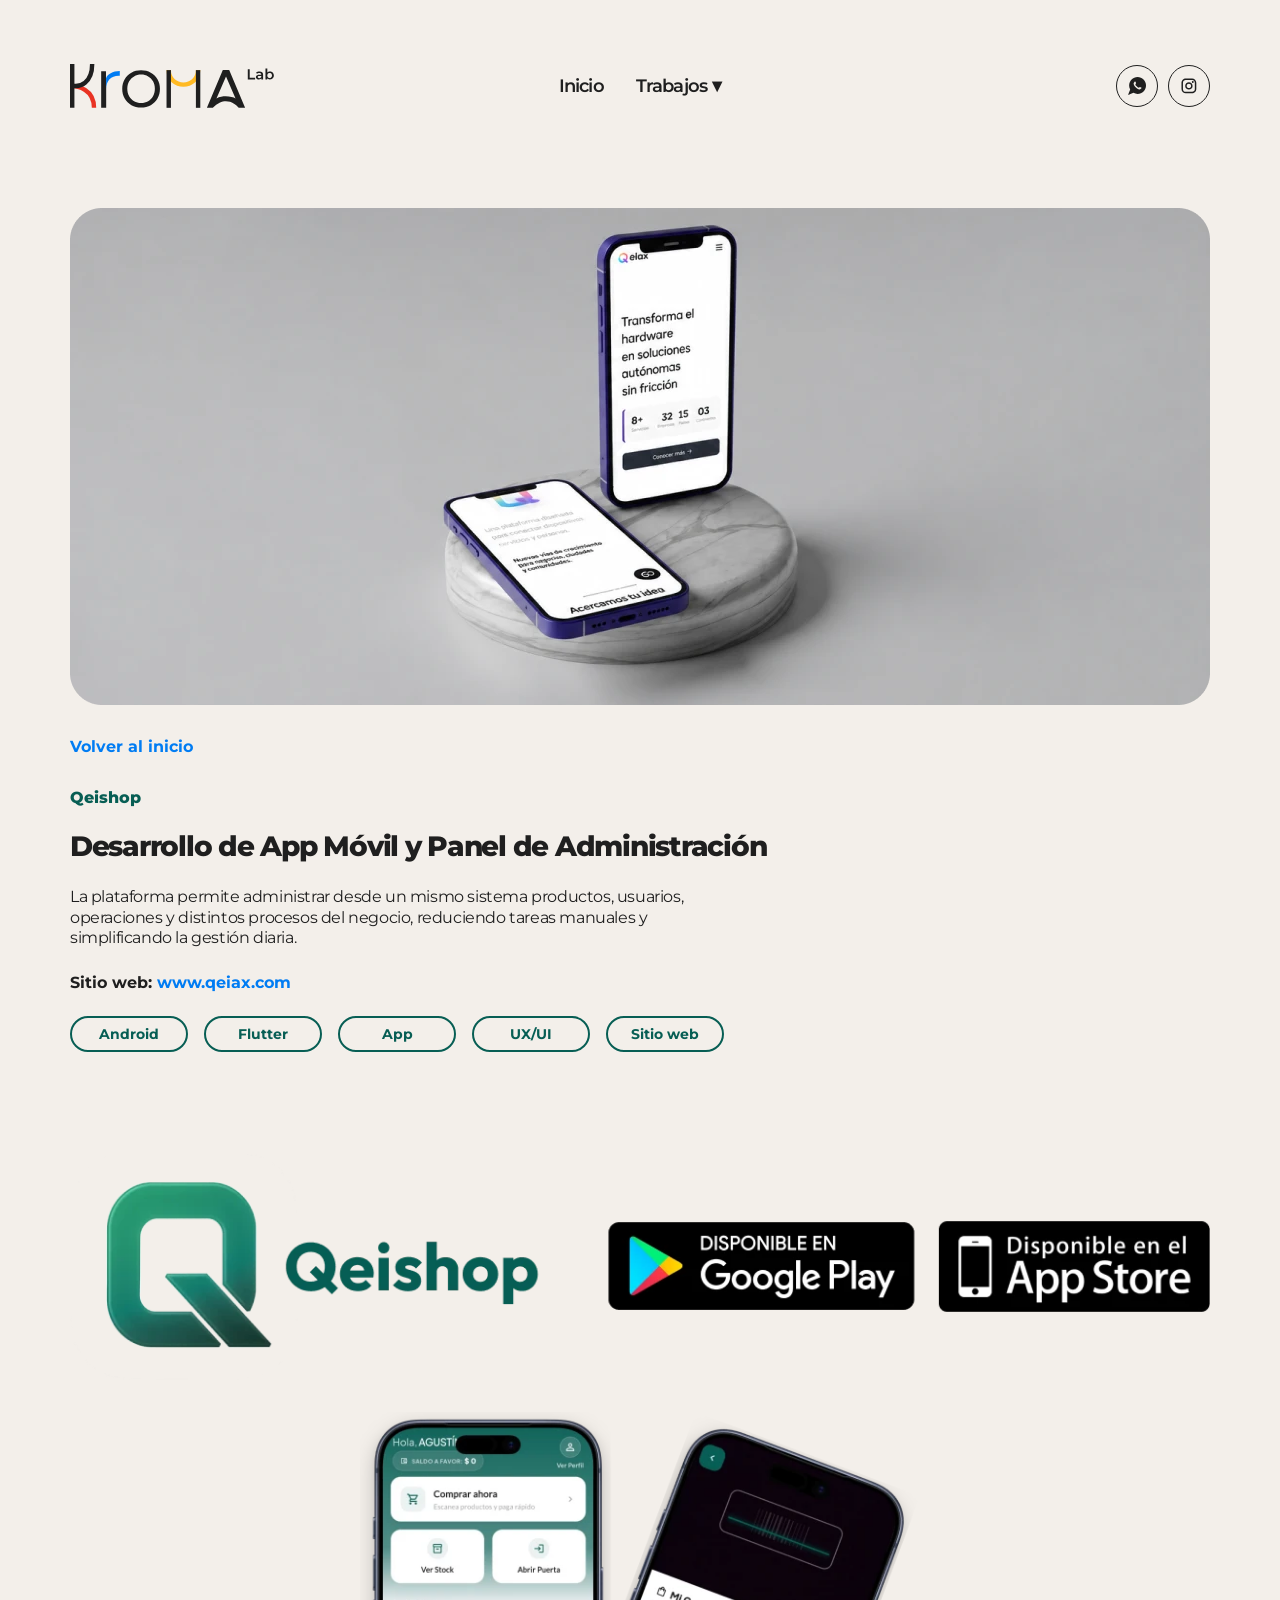
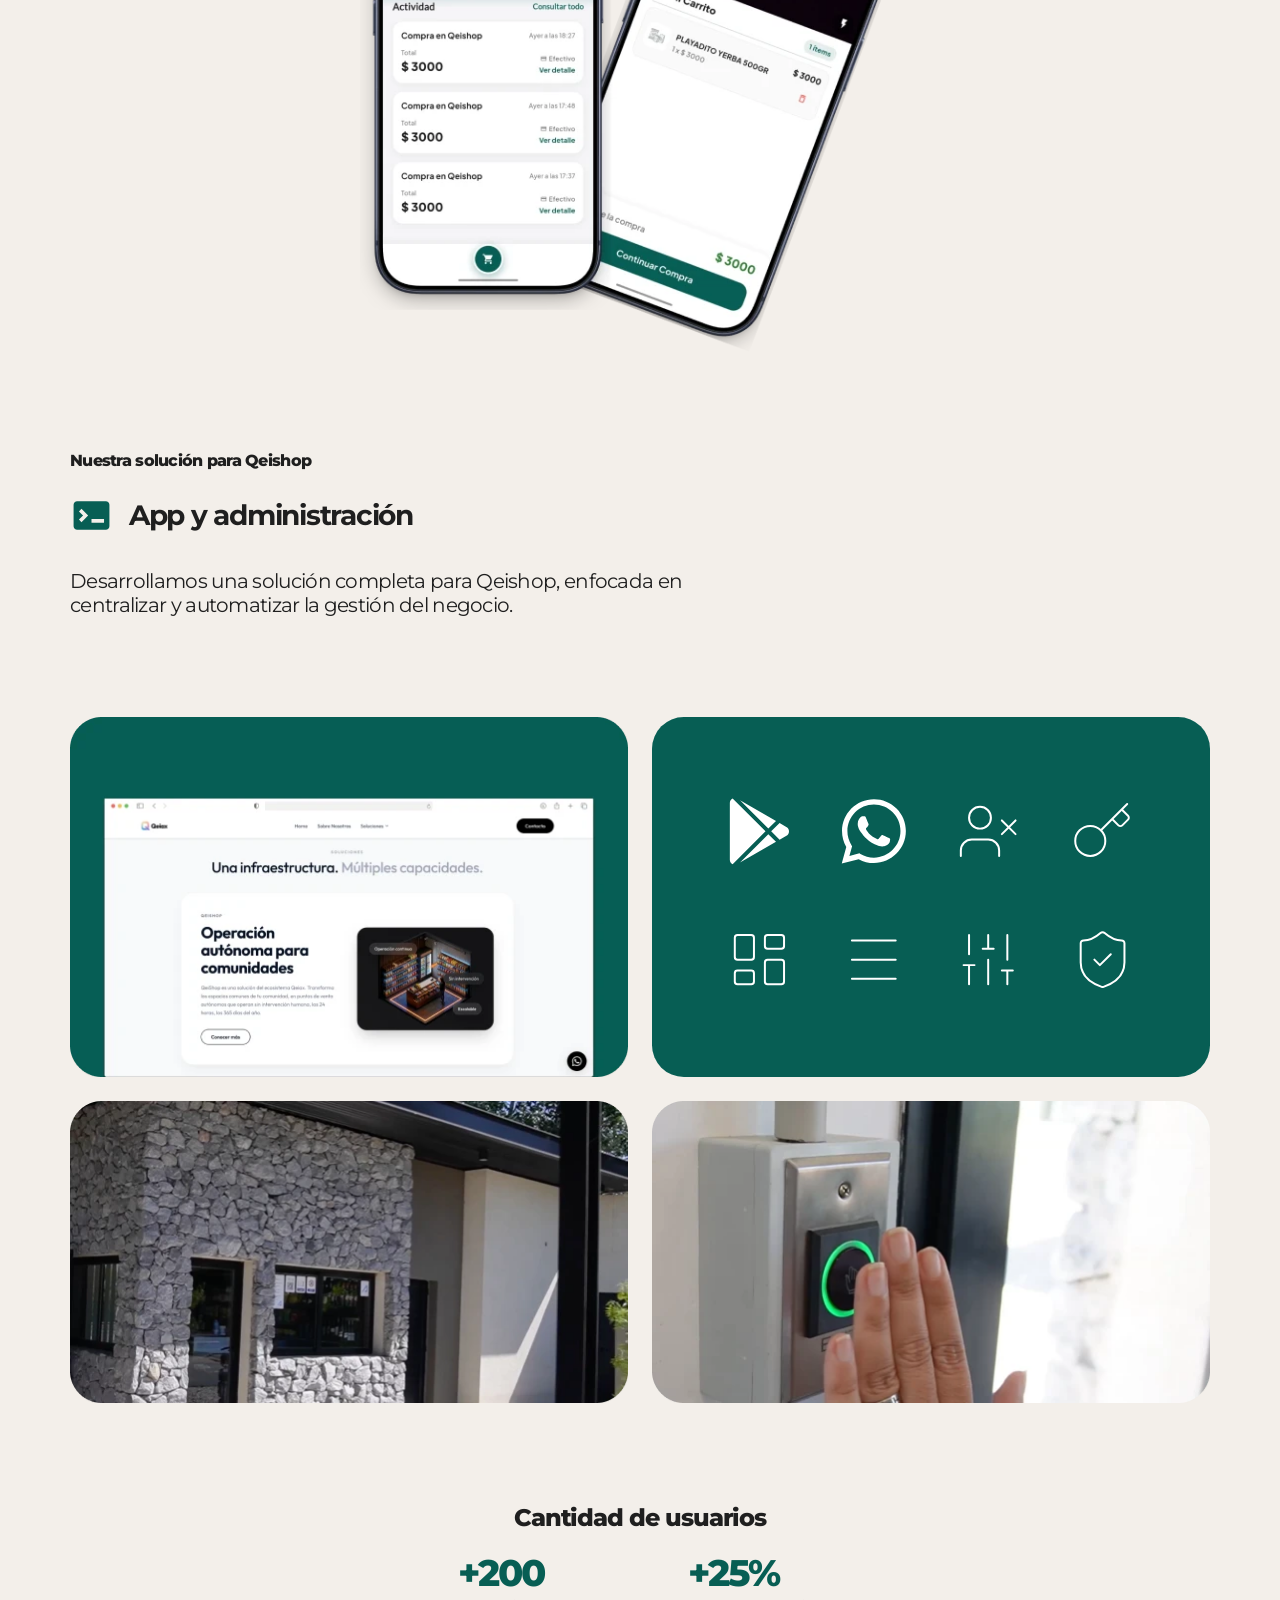
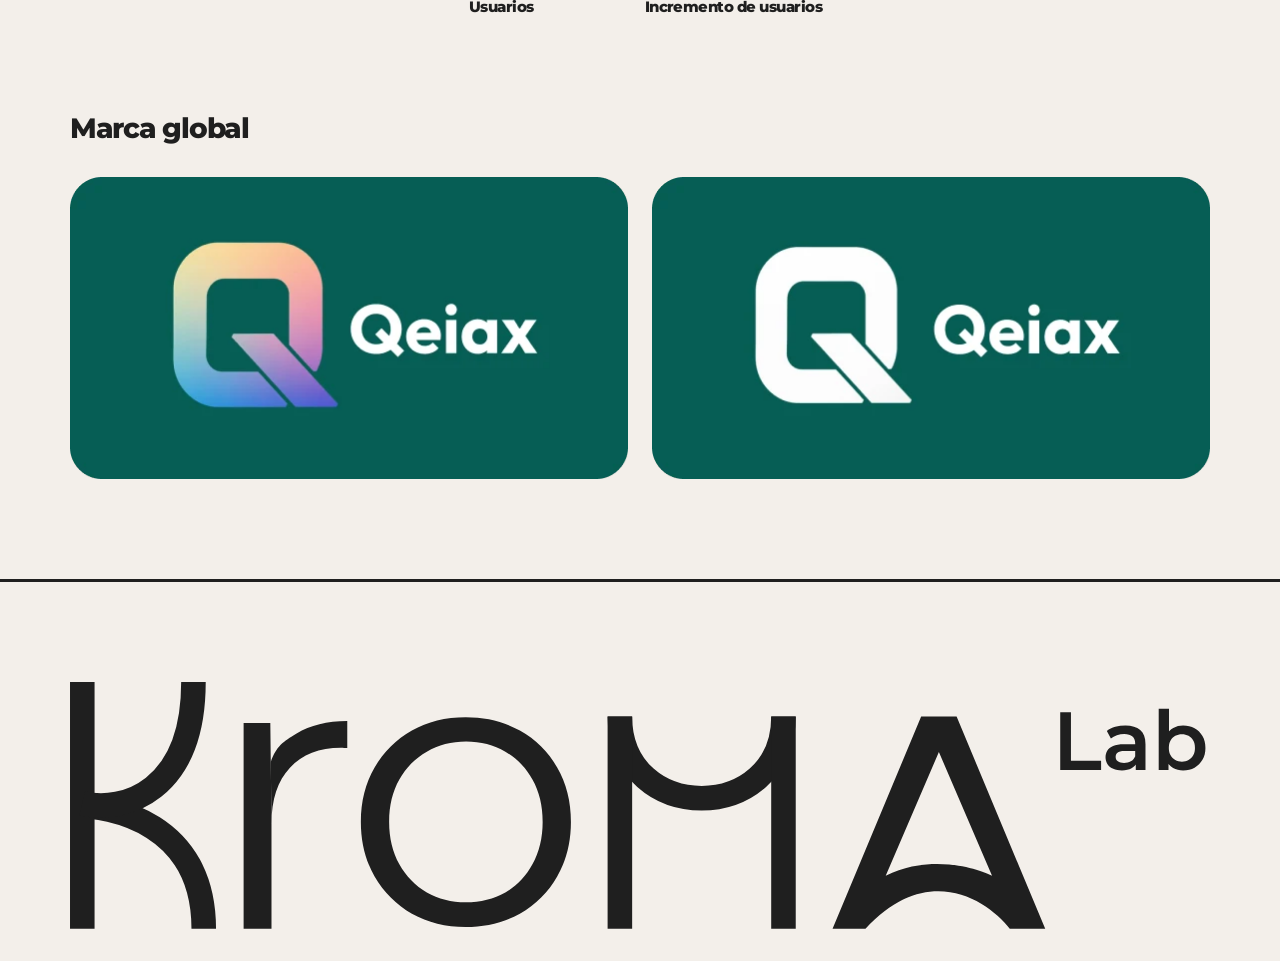
<file: qeiax/index.html>
<!doctype html>
<html lang="es-AR">
  <head>
    <meta charset="UTF-8" />
    <meta name="viewport" content="width=device-width, initial-scale=1.0" />
    <meta name="description" content="Caso de estudio Qeiax: app móvil y panel de administración para centralizar operaciones, usuarios y gestión de negocio." />
    <meta name="robots" content="index, follow" />
    <meta name="theme-color" content="#f3efea" />
    <meta property="og:locale" content="es_AR" />
    <meta property="og:type" content="website" />
    <meta property="og:title" content="Qeiax | App móvil y panel de administración — Kroma Lab" />
    <meta property="og:description" content="Conocé cómo Kroma Lab creó una app móvil y un panel de administración para Qeiax." />
    <title>Qeiax | App móvil y panel de administración — Kroma Lab</title>
    <link rel="icon" href="../assets/logos/logo-letra-k.svg" type="image/svg+xml" />
    <link rel="preconnect" href="https://fonts.googleapis.com" />
    <link rel="preconnect" href="https://fonts.gstatic.com" crossorigin />
    <link href="https://fonts.googleapis.com/css2?family=Montserrat:wght@400;500;600;700;800&display=swap" rel="stylesheet" />
    <link rel="stylesheet" href="../css/qeiax.css" />
    <link rel="stylesheet" href="../css/project-consistency.css" />
    <link rel="stylesheet" href="../css/project-navigation.css" />
    <script type="application/ld+json">
      {
        "@context": "https://schema.org",
        "@type": "CreativeWork",
        "name": "Qeiax: App móvil y panel de administración",
        "description": "Caso de estudio de una solución móvil y administrativa para centralizar productos, usuarios y operaciones.",
        "inLanguage": "es-AR",
        "creator": {
          "@type": "Organization",
          "name": "Kroma Lab"
        },
        "about": ["Desarrollo de aplicaciones", "UX/UI", "Panel de administración"]
      }
    </script>
  </head>
  <body class="project-page">
    <header class="project-header layout-container">
      <a href="../" aria-label="Kroma Lab, volver al inicio">
        <img src="../assets/logos/logo-kroma-color.svg" alt="Kroma Lab" />
      </a>
      <nav class="site-navigation" id="site-navigation-qeiax" aria-label="Navegación principal">
        <a class="site-navigation-home" href="../">Inicio</a>
        <div class="projects-menu" data-project-menu>
          <button class="projects-menu-trigger" type="button" aria-expanded="false" aria-controls="projects-menu-qeiax">
            Trabajos <span aria-hidden="true">▾</span>
          </button>
          <div class="projects-menu-panel" id="projects-menu-qeiax" aria-hidden="true">
            <strong>Trabajos realizados</strong>
            <a class="projects-menu-option" href="../qeiax/" aria-current="page"><span>Qeiax</span><small>App y administración</small></a>
            <a class="projects-menu-option" href="../plazadigital/"><span>Plaza Digital</span><small>Turnos y panel de gestión</small></a>
          </div>
        </div>
      </nav>
      <button class="mobile-menu-toggle" type="button" data-mobile-menu-toggle aria-controls="site-navigation-qeiax" aria-expanded="false" aria-label="Abrir menú">
        <span></span><span></span><span></span>
      </button>
      <nav class="header-social-links" aria-label="Redes sociales">
        <a href="https://wa.me/5491172370403" target="_blank" rel="noreferrer" aria-label="WhatsApp"><img src="../assets/icono-redes-sociales/whatsapp.svg" alt="" /></a>
        <a href="https://www.instagram.com/kromalab.arg/" target="_blank" rel="noreferrer" aria-label="Instagram"><img src="../assets/icono-redes-sociales/instagram.svg" alt="" /></a>
      </nav>
    </header>

    <main>
      <section class="layout-container project-intro" aria-labelledby="project-title">
        <img class="project-hero scroll-reveal scroll-reveal-scale" src="../assets/proyectos/qeiax/qeiax_proyecto.webp" alt="Dos teléfonos mostrando la plataforma Qeiax" />

        <div class="project-summary scroll-reveal" style="--reveal-delay: 100ms">
          <a class="back-link" href="../">Volver al inicio</a>
          <p class="project-client">Qeishop</p>
          <h1 id="project-title">Desarrollo de App Móvil y Panel de Administración</h1>
          <p class="project-description">La plataforma permite administrar desde un mismo sistema productos, usuarios, operaciones y distintos procesos del negocio, reduciendo tareas manuales y simplificando la gestión diaria.</p>
          <p class="project-site">Sitio web: <a href="https://www.qeiax.com" target="_blank" rel="noreferrer">www.qeiax.com</a></p>
          <ul class="project-tags" aria-label="Servicios realizados">
            <li>Android</li>
            <li>Flutter</li>
            <li>App</li>
            <li>UX/UI</li>
            <li>Sitio web</li>
          </ul>
        </div>

        <div class="store-row scroll-reveal" style="--reveal-delay: 160ms">
          <img src="../assets/proyectos/qeiax/qeishop_store.webp" alt="Qeishop, disponible en Google Play y App Store" />
        </div>

        <img class="project-phones scroll-reveal scroll-reveal-scale" style="--reveal-delay: 80ms" src="../assets/proyectos/qeiax/app-qeishop.webp" alt="Pantallas de la aplicación Qeishop" />
      </section>

      <section class="layout-container solution-section" aria-labelledby="solution-title">
        <p class="section-eyebrow scroll-reveal">Nuestra solución para Qeishop</p>
        <h2 id="solution-title" class="scroll-reveal" style="--reveal-delay: 80ms"><img src="../assets/proyectos/qeiax/app-administracion.svg" alt="" />App y administración</h2>
        <p class="solution-copy scroll-reveal" style="--reveal-delay: 160ms">Desarrollamos una solución completa para Qeishop, enfocada en centralizar y automatizar la gestión del negocio.</p>

        <div class="project-gallery" aria-label="Productos y funcionalidades de Qeiax">
          <img class="scroll-reveal scroll-reveal-scale" src="../assets/proyectos/qeiax/card-paginaweb.webp" alt="Sitio web de Qeiax" />
          <img class="scroll-reveal scroll-reveal-scale" style="--reveal-delay: 100ms" src="../assets/proyectos/qeiax/card-iconos.svg" alt="Servicios e integraciones de la plataforma" />
          <img class="scroll-reveal scroll-reveal-scale" style="--reveal-delay: 180ms" src="../assets/proyectos/qeiax/card-local.webp" alt="Local adherido a Qeishop" />
          <img class="scroll-reveal scroll-reveal-scale" style="--reveal-delay: 240ms" src="../assets/proyectos/qeiax/card-autenticacion.webp" alt="Acceso mediante autenticación de proximidad" />
        </div>

        <div class="metrics scroll-reveal" aria-label="Resultados">
          <p>Cantidad de usuarios</p>
          <div>
            <strong>+200 <small>Usuarios</small></strong>
            <strong>+25% <small>Incremento de usuarios</small></strong>
          </div>
        </div>
      </section>

      <section class="layout-container brand-section" aria-labelledby="brand-title">
        <h2 id="brand-title" class="scroll-reveal">Marca global</h2>
        <div class="brand-gallery">
          <img class="scroll-reveal scroll-reveal-scale" src="../assets/proyectos/qeiax/card-logo.webp" alt="Versión a color de la marca Qeiax" />
          <img class="scroll-reveal scroll-reveal-scale" style="--reveal-delay: 100ms" src="../assets/proyectos/qeiax/card-logoblanco.webp" alt="Versión monocromática de la marca Qeiax" />
        </div>
      </section>
    </main>

    <footer class="project-footer">
      <div class="layout-container">
        <img src="../assets/seccion3/logo-kroma-negro.svg" alt="Kroma Lab" />
      </div>
    </footer>
    <script src="../js/script.js"></script>
  </body>
</html>
</file>
<file: css/styles.css>
:root {
  --cream: #f3efea;
  --ink: #1f1f1f;
  --green: #26b054;
  --red: #e93323;
  --blue: #007cf3;
  --yellow: #ffba24;
  --space-16: 16px;
  --space-24: 24px;
  --space-32: 32px;
}

* { box-sizing: border-box; }

html { scroll-behavior: smooth; }

body {
  margin: 0;
  overflow-x: hidden;
  background: var(--cream);
  color: var(--ink);
  font-family: "Montserrat", Arial, sans-serif;
}

.hero {
  --layout-width: 1140px;
  min-height: 100svh;
  position: relative;
  isolation: isolate;
  overflow: hidden;
}

.site-header {
  width: min(var(--layout-width), calc(100% - 3rem));
  margin: 0 auto;
  padding-top: clamp(2.25rem, 7.1vh, 5.5rem);
  display: grid;
  grid-template-columns: 1fr auto 1fr;
  align-items: flex-start;
}

.brand {
  display: block;
  overflow: hidden;
}

.brand img {
  display: block;
  width: clamp(153px, 15.4vw, 238px);
  height: auto;
}

.social-links { display: flex; gap: 13px; }
.social-links a {
  width: 46px;
  height: 46px;
  display: grid;
  place-items: center;
  border: 2px solid var(--ink);
  border-radius: 50%;
  transition: background-color .2s ease;
}
.social-links a:hover, .social-links a:focus-visible {
  background-color: rgb(31 31 31 / 30%);
}
.social-links img { width: 23px; height: 23px; display: block; }

.hero-content {
  position: relative;
  z-index: 2;
  width: min(var(--layout-width), calc(100% - 3rem));
  margin: 0 auto;
  min-height: 590px;
  padding-top: clamp(2.5rem, 4.1vh, 4rem);
  text-align: center;
  display: grid;
  grid-template-columns: repeat(12, 1fr);
  justify-items: center;
  align-content: start;
}

.hero-content > * { grid-column: 1 / -1; }

.putty-title {
  margin: 0;
  text-transform: uppercase;
  font-size: clamp(3.4rem, 5.45vw, 5.25rem);
  font-weight: 900;
  line-height: .99;
  letter-spacing: .075em;
  cursor: default;
  user-select: none;
}

.putty-title > span { display: block; }
.putty-line {
  display: flex;
  justify-content: center;
  padding: .18em 0 .25em;
  margin: -.18em 0 -.25em;
  overflow: visible;
}

.putty-letter {
  position: relative;
  display: inline-block;
  color: transparent;
  white-space: pre;
  cursor: default;
  z-index: 10;
}

.putty-drift {
  position: absolute;
  inset: 0;
  pointer-events: none;
  will-change: transform;
}

.putty-face {
  position: absolute;
  inset: 0;
  display: grid;
  place-items: center;
  color: var(--ink);
  transform-origin: 50% 58%;
  transition: all .8s cubic-bezier(.19, 1, .22, 1);
}

.putty-letter.is-active { z-index: 50; }

.putty-letter.is-active .putty-face {
  color: var(--putty-color);
  transform: translate3d(0, -26px, 0) rotate(var(--putty-rotation)) scale(1.25);
  transition: all .6s cubic-bezier(.175, .885, .32, 1.275);
}

.putty-letter.is-active.is-special::after {
  content: "";
  position: absolute;
  z-index: -1;
  inset: -5%;
  border: 2px dashed var(--putty-color);
  border-radius: 9px;
  transform: translateY(-26px) rotate(var(--putty-rotation)) scale(1.25);
  transition: all .3s ease;
}

.intro {
  margin: clamp(.8rem, 1.5vh, 1.3rem) 0 1.52rem;
  font-size: 16px;
  font-weight: 700;
  letter-spacing: -.04em;
}

mark { background: #bde4c9; color: var(--ink); padding: .11em .32em; }
mark:last-child { background: #a6dbb5; color: #08732e; }

.projects-button {
  position: relative;
  width: 360px;
  height: 64px;  
  border-radius: 52px;
  display: inline-grid;
  place-items: center;
  color: var(--ink);
  text-decoration: none;
  font-size: 16px;
  font-weight: 700;
  transition: transform .5s ease;
}

.button-label { position: relative; z-index: 1; }

.button-blob {
  position: absolute;
  z-index: -1;
  inset: 0;
  display: block;
  border-radius: 32px;
  background: var(--button-color, var(--green));
  will-change: inset, background-color;
  transition: inset .7s cubic-bezier(.23,1,.32,1), background-color .5s ease;
}

.projects-button:hover, .projects-button:focus-visible {
  transform: translateY(-1px);
}

.projects-button:hover .button-blob, .projects-button:focus-visible .button-blob {
  inset: -10px;
  border-radius: 42px;
}

.scroll-arrow { display: block; width: 36px; margin: 1.62rem auto 0; }
.scroll-arrow img { display: block; width: 100%; transition: transform .25s ease; }
.scroll-arrow:hover img { transform: translateY(5px); }

.ticker-area {
  position: relative;
  z-index: 3;
  left: 50%;
  width: 100vw;
  height: 145px;
  margin-top: -31px;
  transform: translateX(-50%);
  overflow: visible;
}

.ticker {
  position: absolute;
  left: 0;
  width: 100%;
  display: flex;
  align-items: center;
  white-space: nowrap;
  background: var(--green);
  color: var(--cream);
  font-size: clamp(1.25rem, 2.2vw, 2.15rem);
  font-weight: 700;
  letter-spacing: -.045em;
  overflow: hidden;
}

.ticker-track {
  display: flex;
  width: 100%;
  justify-content: center;
  transform: translateX(0);
}

.ticker-track span { display: block; padding-right: 2.2rem; }
.ticker i { font-style: normal; padding: 0 .36em; }
.ticker-shadow {
  top: 91px;
  left: -6vw;
  width: 112vw;
  height: 54px;
  overflow: visible;
  background: linear-gradient(180deg, rgb(38 176 84 / 72%) 0%, rgb(38 176 84 / 32%) 42%, transparent 100%);
  color: transparent;
  filter: blur(8px);
  opacity: 1;
  pointer-events: none;
  transform: rotate(-2deg);
  transform-origin: center top;
}
.ticker-shadow .ticker-track { visibility: hidden; }

.ticker-main { height: 97px; bottom: 0; }

@keyframes ticker-scroll {
  to { transform: translateX(-50%); }
}

.krom-motion {
  position: relative;
  z-index: 2;
  overflow: hidden;
  margin-top: 0;
  padding: clamp(1rem, 2vw, 1.5rem) 1.5rem clamp(3.5rem, 5vw, 5rem);
  background: var(--cream);
}

.krom-motion-inner {
  width: min(1140px, 100%);
  min-height: 425px;
  margin: 0 auto;
  padding: clamp(1.75rem, 4vw, 4rem) clamp(1.5rem, 4vw, 4rem);
  display: grid;
  grid-template-columns: minmax(220px, .8fr) minmax(430px, 1.2fr);
  align-items: center;
  gap: clamp(1.5rem, 4vw, 4rem);
  border: 3px solid var(--ink);
  border-radius: 54px;
  background: #dff2e4;
  box-shadow: 8px 8px 0 var(--ink);
}

.krom-motion-copy { position: relative; z-index: 1; }
.krom-motion-kicker { margin: 0 0 .65rem; color: var(--green); font-size: 13px; font-weight: 900; letter-spacing: .12em; }
.krom-motion-copy h2 { margin: 0; font-size: clamp(2.7rem, 5vw, 4.75rem); font-weight: 900; line-height: .86; letter-spacing: -.075em; text-transform: uppercase; }
.krom-motion-copy > p:last-child { max-width: 310px; margin: 1.4rem 0 0; font-size: 16px; font-weight: 600; line-height: 1.28; letter-spacing: -.035em; }

.krom-motion-stage {
  position: relative;
  width: min(100%, 590px);
  min-height: 355px;
  justify-self: end;
  isolation: isolate;
}

.krom-motion-stage::before,
.krom-motion-stage::after {
  content: "";
  position: absolute;
  z-index: -2;
  border-radius: 50%;
}
.krom-motion-stage::before { width: 250px; height: 250px; top: 50%; left: 50%; border: 3px dashed var(--ink); transform: translate(-50%, -50%) rotate(12deg); }
.krom-motion-stage::after { width: 180px; height: 180px; top: 50%; left: 50%; border: 3px solid var(--ink); transform: translate(-50%, -50%); }

.krom-motion-character {
  position: absolute;
  z-index: 1;
  bottom: 0;
  width: clamp(135px, 20vw, 192px);
  opacity: 0;
  will-change: transform, opacity;
}
.krom-motion-character img { display: block; width: 100%; height: auto; filter: drop-shadow(5px 7px 0 rgb(31 31 31 / 15%)); }
.krom-motion-character--design { left: 6%; transform: translate3d(-95px, 38px, 0) rotate(-15deg); }
.krom-motion-character--dev { right: 4%; transform: translate3d(95px, 38px, 0) rotate(15deg); }

.krom-motion-core {
  position: absolute;
  z-index: 2;
  top: 50%;
  left: 50%;
  width: 86px;
  height: 86px;
  display: grid;
  place-items: center;
  border: 3px solid var(--ink);
  border-radius: 50%;
  background: var(--yellow);
  color: var(--ink);
  font-size: 59px;
  font-weight: 700;
  line-height: 1;
  opacity: 0;
  transform: translate(-50%, -50%) scale(0) rotate(-100deg);
  box-shadow: 5px 6px 0 var(--ink);
}

.krom-motion-splash { position: absolute; z-index: -1; border: 3px solid var(--ink); }
.krom-motion-splash--blue { top: 20%; left: 25%; width: 104px; height: 66px; border-radius: 58% 42% 43% 57% / 54% 41% 59% 46%; background: var(--blue); transform: rotate(-24deg); }
.krom-motion-splash--green { right: 18%; bottom: 16%; width: 90px; height: 72px; border-radius: 44% 56% 58% 42% / 45% 44% 56% 55%; background: var(--green); transform: rotate(28deg); }
.krom-motion-orbit { position: absolute; z-index: -1; width: 12px; height: 12px; border: 2px solid var(--ink); border-radius: 50%; background: var(--cream); }
.krom-motion-orbit--one { top: 12%; right: 26%; }.krom-motion-orbit--two { bottom: 12%; left: 30%; width: 19px; height: 19px; background: var(--red); }
.krom-motion-spark { position: absolute; z-index: 2; color: var(--red); font-size: 35px; font-weight: 900; line-height: 1; }
.krom-motion-spark--one { top: 13%; left: 40%; }.krom-motion-spark--two { right: 10%; bottom: 19%; color: var(--blue); font-size: 24px; }

.krom-motion.is-visible .krom-motion-character--design { animation: krom-design-arrival .7s cubic-bezier(.175, .885, .32, 1.275) both, krom-design-float 4.5s ease-in-out .75s infinite; }
.krom-motion.is-visible .krom-motion-character--dev { animation: krom-dev-arrival .7s .08s cubic-bezier(.175, .885, .32, 1.275) both, krom-dev-float 4.2s ease-in-out .83s infinite; }
.krom-motion.is-visible .krom-motion-core { animation: krom-core-pop .55s .54s cubic-bezier(.175, .885, .32, 1.275) both, krom-core-wobble 3s 1.1s ease-in-out infinite; }
.krom-motion.is-visible .krom-motion-stage::before { animation: krom-orbit-spin 18s linear infinite; }
.krom-motion.is-visible .krom-motion-spark--one { animation: krom-spark 1.9s .7s ease-in-out infinite; }.krom-motion.is-visible .krom-motion-spark--two { animation: krom-spark 1.9s 1.1s ease-in-out infinite reverse; }
.krom-motion:hover .krom-motion-character--design, .krom-motion:focus-within .krom-motion-character--design { animation-duration: .7s, 1.8s; }
.krom-motion:hover .krom-motion-character--dev, .krom-motion:focus-within .krom-motion-character--dev { animation-duration: .7s, 1.7s; }

@keyframes krom-design-arrival { to { opacity: 1; transform: translate3d(0, 0, 0) rotate(-8deg); } }
@keyframes krom-dev-arrival { to { opacity: 1; transform: translate3d(0, 0, 0) rotate(8deg); } }
@keyframes krom-design-float { 0%, 100% { transform: translate3d(0, 0, 0) rotate(-8deg); } 50% { transform: translate3d(8px, -16px, 0) rotate(-2deg); } }
@keyframes krom-dev-float { 0%, 100% { transform: translate3d(0, 0, 0) rotate(8deg); } 50% { transform: translate3d(-9px, -19px, 0) rotate(2deg); } }
@keyframes krom-core-pop { 70% { opacity: 1; transform: translate(-50%, -50%) scale(1.16) rotate(12deg); } 100% { opacity: 1; transform: translate(-50%, -50%) scale(1) rotate(0); } }
@keyframes krom-core-wobble { 0%, 100% { transform: translate(-50%, -50%) rotate(0); } 35% { transform: translate(-50%, -57%) rotate(-8deg); } 65% { transform: translate(-50%, -46%) rotate(8deg); } }
@keyframes krom-orbit-spin { to { transform: translate(-50%, -50%) rotate(372deg); } }
@keyframes krom-spark { 0%, 100% { transform: scale(.65) rotate(-12deg); opacity: .45; } 50% { transform: scale(1.1) rotate(12deg); opacity: 1; } }

.section-one {
  padding: clamp(5rem, 10vw, 9.5rem) 1.5rem clamp(6rem, 12vw, 11rem);
  background: var(--cream);
}

.section-one-grid {
  width: min(1140px, 100%);
  min-height: 630px;
  margin: 0 auto;
  display: grid;
  grid-template-columns: repeat(12, 1fr);
  column-gap: 24px;
  position: relative;
}

.section-one-copy { grid-column: 1 / span 5; padding-top: 4.75rem; }
.section-one-copy h2, .section-one-statement { margin: 0; letter-spacing: -.04em; }
.section-one-copy h2 { font-size: 32px; line-height: 1.24; font-weight: 700; }
.section-one-copy p { max-width: 385px; margin: var(--space-16) 0 0; font-size: 16px; line-height: 1.25; font-weight: 400; letter-spacing: -.025em; }

.section-arrow {
  grid-column: 3 / span 4;
  align-self: center;
  width: min(300px, 100%);
  margin: 4.5rem 0 0 1rem;
}
.section-arrow img { display: block; width: 100%; height: auto; }

.section-one-statement {
  grid-column: 1 / span 6;
  align-self: end;
  max-width: 560px;
  padding-bottom: 2.65rem;
  font-size: 24px;
  line-height: 1.24;
  font-weight: 700;
}

.device-showcase {
  grid-column: 8 / span 5;
  grid-row: 1 / span 3;
  align-self: center;
  width: min(100%, 470px);
  height: auto;
  display: block;
}

.tablet-camera { position: absolute; z-index: 2; top: 5px; left: 50%; width: 45px; height: 7px; border-radius: 8px; background: #090909; transform: translateX(-50%); }
.tablet-camera::after { content: ""; position: absolute; top: 2px; right: 7px; width: 4px; height: 4px; border-radius: 50%; background: #151c26; }
.tablet-screen { position: relative; height: 100%; overflow: hidden; border-radius: 9px; background: #1e1e1e; color: #f3efea; }
.screen-topbar { height: 10.5%; background: #181818; border-bottom: 1px solid #292929; }
.screen-hero { height: 28%; padding: 2rem 3.4rem; display: flex; justify-content: space-between; background: #272727; }
.screen-copy { width: 47%; display: grid; align-content: center; gap: .45rem; font-size: clamp(7px, .65vw, 10px); }
.screen-copy strong { font-size: clamp(10px, .8vw, 14px); }
.screen-copy span { line-height: 1.3; color: #d0d0d0; }
.phone-card { width: 33%; padding: .9rem .6rem; border: 2px solid #725f73; border-radius: 18px; background: #191919; box-shadow: 0 0 0 3px #302a31; display: grid; grid-template-columns: repeat(3, 1fr); gap: .35rem; align-content: start; }
.phone-dot { aspect-ratio: 1; border-radius: 5px; background: #40a98d; }
.phone-dot:nth-child(2) { background: #f57b39; }.phone-dot:nth-child(3) { background: #397fd5; }
.phone-card b { grid-column: 1 / -1; color: #70a8f7; text-align: center; font-size: clamp(11px, 1.25vw, 19px); margin-top: .75rem; }
.screen-columns { height: 20%; padding: 1.8rem 3.4rem; display: grid; grid-template-columns: repeat(3, 1fr); gap: 1.1rem; background: #272727; }
.screen-columns span { background: repeating-linear-gradient(to bottom, #d0d0d0 0 2px, transparent 2px 7px); opacity: .55; }
.screen-bottom { height: 30%; padding: 1rem 3.4rem; display: grid; grid-template-columns: 1fr 1.3fr; gap: 1.25rem; background: #171717; }
.screen-laptop { align-self: center; padding: 1rem; border: 2px solid #555; color: #e8e8e8; font-size: clamp(8px, .7vw, 12px); font-weight: 700; transform: rotate(5deg); }
.screen-rules { display: grid; align-content: center; gap: .55rem; font-size: clamp(8px, .75vw, 12px); }.screen-rules i { height: 5px; border-radius: 5px; background: #27b054; }
.screen-toolbar { position: absolute; bottom: 1.1rem; left: 50%; display: flex; gap: .7rem; padding: .55rem .8rem; border-radius: 7px; background: #303030; transform: translateX(-50%); }.screen-toolbar i { width: 10px; height: 10px; border: 1px solid #929292; border-radius: 2px; }.screen-toolbar i:first-child { background: #007cf3; border-color: #007cf3; }

.section-two {
  overflow: hidden;
  padding: clamp(4rem, 8vw, 7.5rem) 1.5rem 0;
  border-radius: 100px 100px 0 0;
  background: var(--ink);
  color: var(--cream);
}

.scroll-reveal {
  transition: opacity .9s cubic-bezier(.19, 1, .22, 1) var(--reveal-delay, 0ms), transform .9s cubic-bezier(.19, 1, .22, 1) var(--reveal-delay, 0ms);
}

.motion-ready .scroll-reveal { opacity: 0; transform: translate3d(0, 42px, 0); }
.motion-ready .scroll-reveal.scroll-reveal-scale { transform: translate3d(0, 42px, 0) scale(.96); }
.motion-ready .scroll-reveal.is-visible { opacity: 1; transform: translate3d(0, 0, 0); }

.section-two-grid {
  width: min(1140px, 100%);
  margin: 0 auto;
  display: grid;
  grid-template-columns: repeat(12, 1fr);
  column-gap: var(--space-24);
  row-gap: var(--space-32);
}

.section-two-intro { grid-column: 1 / span 4; align-self: center; }
.section-two-intro h2, .familiar-title, .section-two-statement { margin: 0; font-weight: 700; letter-spacing: -.035em; }
.section-two-intro h2 { font-size: 32px; line-height: 1.08; }
.section-two-intro p { max-width: 360px; margin: var(--space-16) 0 0; font-size: 16px; line-height: 1.23; font-weight: 400; letter-spacing: -.015em; }
.section-two-intro p + p { margin-top: var(--space-24); }

.brand-grid-image { grid-column: 6 / span 6; width: 100%; align-self: center; display: block; }
.familiar-title { grid-column: 1 / -1; text-align: center; margin-top: 100px; font-size: 32px; }

.problem-cards { grid-column: 1 / -1; display: grid; grid-template-columns: repeat(3, 373px); justify-content: space-between; gap: 0; }
.problem-card { width: 373px; height: 399px; padding: var(--space-32) var(--space-24) var(--space-24); background: var(--cream); color: var(--ink); display: flex; flex-direction: column; }
.problem-card img { width: 100%; height: 150px; margin-bottom: var(--space-32); object-fit: contain; object-position: center; }
.problem-card h4 { margin: 0; font-size: 24px; line-height: 1.05; font-weight: 700; letter-spacing: -.035em; }
.problem-card p { margin: var(--space-16) 0 0; max-width: 300px; font-size: 16px; line-height: 1.18; font-weight: 400; letter-spacing: -.02em; }

.section-two-statement { grid-column: 1 / span 5; margin: clamp(4rem, 7vw, 6.5rem) 0 0; font-size: 24px; line-height: 1.08; }
.identity-cta {
  grid-column: 7 / -1;
  align-self: center;
  display: grid;
  grid-template-columns: minmax(0, 1fr) auto;
  align-items: center;
  gap: 8px;
  color: var(--blue);
  font-size: clamp(36px, 3vw, 52px);
  font-weight: 600;
  line-height: 1.02;
  letter-spacing: -.055em;
  text-decoration: none;
  margin-top: clamp(4rem, 7vw, 6.5rem);
}
.identity-cta > span { white-space: nowrap; }
.identity-cta img { width: clamp(42px, 3.2vw, 58px); height: auto; display: block; transition: transform .3s cubic-bezier(.2, .8, .2, 1); }
.identity-cta:hover img, .identity-cta:focus-visible img { transform: translate3d(5px, -5px, 0); }
.logo-ribbon { width: 100vw; margin-left: calc(50% - 50vw); overflow: hidden; padding: clamp(4.5rem, 7vw, 6.5rem) 0 1.65rem; }
.logo-ribbon-track { display: flex; width: max-content; animation: logo-ribbon-scroll 40s linear infinite paused; will-change: transform; }
.section-two.is-visible .logo-ribbon-track { animation-play-state: running; }
.logo-ribbon-set { min-width: 100vw; display: flex; align-items: center; justify-content: space-between; gap: 3rem; padding-right: 3rem; }
.logo-ribbon img { width: 138px; height: auto; flex: 0 0 auto; }

@keyframes logo-ribbon-scroll { to { transform: translateX(-50%); } }

.section-three { padding: clamp(4.5rem, 8vw, 7rem) 1.5rem 12px; background: var(--cream); }
.section-three-grid { width: min(1140px, 100%); margin: 0 auto; display: grid; grid-template-columns: repeat(12, 1fr); column-gap: var(--space-24); row-gap: clamp(3.5rem, 7vw, 6rem); }
.service-explorer {
  grid-column: 1 / -1;
  display: grid;
  grid-template-columns: minmax(280px, .72fr) minmax(0, 1.28fr);
  overflow: hidden;
  border: 3px solid var(--ink);
  border-radius: 40px;
  background: var(--cream);
  box-shadow: 8px 8px 0 var(--ink);
}

.service-explorer-choice {
  min-height: 480px;
  padding: clamp(2rem, 4vw, 4rem) clamp(1.5rem, 3vw, 3rem);
  background: var(--ink);
  color: var(--cream);
}
.service-explorer-kicker { margin: 0 0 .9rem; color: var(--green); font-size: 12px; font-weight: 900; letter-spacing: .12em; }
.service-explorer-choice h3 { margin: 0; font-size: clamp(2rem, 3.2vw, 3rem); font-weight: 800; line-height: .93; letter-spacing: -.065em; }
.service-switches { display: grid; gap: 12px; margin-top: clamp(2rem, 5vw, 5rem); }
.service-switch {
  width: 100%;
  padding: 15px 16px;
  border: 2px solid var(--cream);
  border-radius: 16px;
  background: transparent;
  color: var(--cream);
  text-align: left;
  font-family: inherit;
  cursor: pointer;
  transition: transform .25s cubic-bezier(.2, .8, .2, 1), background-color .25s ease, color .25s ease, box-shadow .25s ease;
}
.service-switch span, .service-switch small { display: block; }.service-switch span { font-size: 20px; font-weight: 800; letter-spacing: -.045em; }.service-switch small { margin-top: 4px; font-size: 12px; font-weight: 600; letter-spacing: -.02em; }
.service-switch:hover, .service-switch:focus-visible { transform: translateX(5px); }.service-switch.is-active { border-color: var(--green); background: var(--green); color: var(--ink); box-shadow: 4px 4px 0 var(--cream); }

.service-preview { display: grid; grid-template-columns: minmax(280px, .84fr) minmax(280px, 1.16fr); min-height: 480px; }
.service-preview-stage { position: relative; overflow: hidden; min-height: 100%; isolation: isolate; background: #d7f0de; }
.service-preview-stage::before { content: ""; position: absolute; z-index: -2; width: 82%; aspect-ratio: 1; top: 50%; left: 50%; border: 3px dashed var(--ink); border-radius: 50%; transform: translate(-50%, -50%) rotate(12deg); }
.service-preview-stage::after { content: ""; position: absolute; z-index: -1; width: 54%; aspect-ratio: 1; top: 50%; left: 50%; border: 3px solid var(--ink); border-radius: 50%; transform: translate(-50%, -50%); }
.service-preview-orbit { position: absolute; z-index: -1; top: 16%; left: 20%; width: 42px; height: 42px; border: 3px solid var(--ink); border-radius: 50%; background: var(--yellow); box-shadow: 4px 4px 0 var(--ink); }
.service-preview-shape { position: absolute; z-index: -1; border: 3px solid var(--ink); }.service-preview-shape--blue { top: 11%; right: 12%; width: 76px; height: 50px; border-radius: 55% 45% 49% 51%; background: var(--blue); transform: rotate(-26deg); }.service-preview-shape--green { bottom: 16%; left: 11%; width: 58px; height: 70px; border-radius: 48% 52% 59% 41%; background: var(--green); transform: rotate(22deg); }
.service-krom { position: absolute; z-index: 1; bottom: 6%; width: min(71%, 245px); padding: 0; border: 0; background: transparent; cursor: pointer; opacity: .28; filter: grayscale(.28); transform: scale(.68); transform-origin: bottom center; transition: opacity .35s ease, transform .45s cubic-bezier(.175, .885, .32, 1.275), filter .35s ease; }
.service-krom img { width: 100%; height: auto; display: block; filter: drop-shadow(7px 9px 0 rgb(31 31 31 / 16%)); }.service-krom--dev { right: 5%; }.service-krom--design { left: 2%; }
.service-krom:hover, .service-krom:focus-visible { opacity: .8; filter: none; }.service-krom.is-active { z-index: 2; opacity: 1; filter: none; transform: scale(1); animation: service-krom-float 4.2s ease-in-out infinite; }.service-krom--dev.is-active { right: 11%; }.service-krom--design.is-active { left: 10%; }
.service-preview-badge { position: absolute; z-index: 3; top: 50%; left: 50%; width: 72px; height: 72px; display: grid; place-items: center; border: 3px solid var(--ink); border-radius: 50%; background: var(--yellow); color: var(--ink); font-size: 14px; font-weight: 900; letter-spacing: .03em; transform: translate(-50%, -50%) rotate(-8deg); box-shadow: 5px 6px 0 var(--ink); }
.service-preview-copy { padding: clamp(2rem, 4vw, 4rem) clamp(1.5rem, 4vw, 4rem); display: flex; flex-direction: column; justify-content: center; background: var(--cream); }
.service-preview-label { margin: 0 0 .65rem; color: var(--green); font-size: 13px; font-weight: 900; letter-spacing: .1em; text-transform: uppercase; }.service-preview-copy h3 { margin: 0; font-size: clamp(2rem, 3.2vw, 3.25rem); font-weight: 800; line-height: .91; letter-spacing: -.075em; }.service-preview-copy > p:not(.service-preview-label) { max-width: 370px; margin: 1.15rem 0 0; font-size: 16px; font-weight: 600; line-height: 1.25; letter-spacing: -.03em; }
.service-preview-copy ul { max-width: 380px; margin: 1.4rem 0 0; padding: 0; list-style: none; }.service-preview-copy li { position: relative; margin-top: .6rem; padding-left: 20px; font-size: 14px; font-weight: 600; line-height: 1.22; letter-spacing: -.02em; }.service-preview-copy li::before { content: ""; position: absolute; top: .32em; left: 0; width: 10px; height: 10px; border: 2px solid var(--ink); border-radius: 50%; background: var(--green); }
.service-preview-cta { width: max-content; max-width: 100%; margin-top: 2rem; display: inline-flex; align-items: center; gap: .6rem; color: var(--blue); font-size: 18px; font-weight: 800; letter-spacing: -.045em; text-decoration: none; }.service-preview-cta img { width: 34px; height: auto; transition: transform .25s cubic-bezier(.2, .8, .2, 1); }.service-preview-cta:hover img, .service-preview-cta:focus-visible img { transform: translate3d(5px, -5px, 0); }

@keyframes service-krom-float { 0%, 100% { translate: 0 0; rotate: -2deg; } 50% { translate: 0 -14px; rotate: 3deg; } }
.lab-cta { --button-color: var(--green); z-index: 0; isolation: isolate; grid-column: 5 / span 4; justify-self: center; color: var(--cream); text-align: center; }
.lab-cta .button-blob { background: var(--green); }
.lab-cta:hover .button-blob, .lab-cta:focus-visible .button-blob { background: var(--button-color, var(--green)); }
.lab-cta .button-label { display: inline-flex; align-items: center; justify-content: center; gap: .7rem; }
.lab-cta .button-label img { width: 25px; height: 25px; }

.featured-projects {
  padding: clamp(5rem, 10vw, 9rem) 1.5rem clamp(4.5rem, 9vw, 8rem);
  background: var(--cream);
}

.featured-projects-inner { width: min(1140px, 100%); margin: 0 auto; }

.featured-projects-heading {
  display: grid;
  grid-template-columns: minmax(0, 1fr) minmax(220px, .45fr);
  column-gap: var(--space-32);
  align-items: end;
  margin-bottom: clamp(2.5rem, 5vw, 4.5rem);
}

.featured-projects-heading p {
  grid-column: 1 / -1;
  margin: 0 0 12px;
  color: var(--blue);
  font-size: 12px;
  font-weight: 900;
  letter-spacing: .12em;
}

.featured-projects-heading h2 {
  margin: 0;
  font-size: clamp(2.4rem, 4.2vw, 4.5rem);
  font-weight: 800;
  line-height: .9;
  letter-spacing: -.075em;
}

.featured-projects-heading > span {
  max-width: 260px;
  margin-bottom: .35rem;
  font-size: 16px;
  font-weight: 600;
  line-height: 1.24;
  letter-spacing: -.025em;
}

.featured-projects-grid { display: grid; grid-template-columns: repeat(2, minmax(0, 1fr)); gap: var(--space-24); }

.featured-project {
  overflow: hidden;
  border: 3px solid var(--ink);
  border-radius: 32px;
  box-shadow: 7px 7px 0 var(--ink);
  background: var(--cream);
}

.featured-project a { display: block; height: 100%; color: inherit; text-decoration: none; }
.featured-project-media { position: relative; aspect-ratio: 1.33 / 1; overflow: hidden; background: #d7f0de; }
.featured-project--plaza .featured-project-media { background: #e2d9ff; }
.featured-project-media img { width: 100%; height: 100%; display: block; object-fit: cover; transition: transform .5s cubic-bezier(.2, .8, .2, 1); }
.featured-project-media span {
  position: absolute;
  top: 16px;
  left: 16px;
  padding: 8px 10px;
  border: 2px solid var(--ink);
  border-radius: 999px;
  background: var(--cream);
  font-size: 10px;
  font-weight: 900;
  letter-spacing: .07em;
}

.featured-project-copy { min-height: 230px; padding: clamp(1.5rem, 3vw, 2.25rem); display: flex; flex-direction: column; }
.featured-project-copy > p { margin: 0 0 9px; color: var(--green); font-size: 14px; font-weight: 900; letter-spacing: .06em; text-transform: uppercase; }
.featured-project--plaza .featured-project-copy > p { color: #480ca9; }
.featured-project-copy h3 { max-width: 420px; margin: 0; font-size: clamp(1.65rem, 2.1vw, 2.3rem); font-weight: 800; line-height: .98; letter-spacing: -.06em; }
.featured-project-link { margin-top: auto; padding-top: 24px; color: var(--blue); font-size: 16px; font-weight: 800; letter-spacing: -.04em; }
.featured-project-link b { display: inline-block; margin-left: 5px; font-size: 22px; line-height: .5; transition: transform .25s cubic-bezier(.2, .8, .2, 1); }
.featured-project a:hover .featured-project-media img, .featured-project a:focus-visible .featured-project-media img { transform: scale(1.055); }
.featured-project a:hover .featured-project-link b, .featured-project a:focus-visible .featured-project-link b { transform: translate3d(4px, -4px, 0); }

.pre-footer-shapes {
  position: relative;
  height: min(48vw, 690px);
  min-height: 430px;
  overflow: hidden;
  background: var(--cream);
}

.pre-footer-geometry {
  position: absolute;
  display: block;
  max-width: none;
}
.pre-footer-geometry img { display: block; width: 100%; height: auto; }

.geometry-green { width: clamp(200px, 19vw, 390px); left: 3%; bottom: 0; }
.geometry-blue { width: clamp(230px, 21vw, 420px); left: 24%; bottom: 0; }
.geometry-red { width: clamp(190px, 18vw, 365px); left: 49%; bottom: 0; }
.geometry-yellow { width: clamp(230px, 20vw, 385px); left: 75%; bottom: 0; }

.site-footer {
  border-top: 4px solid var(--ink);
  background: var(--cream);
  padding: var(--space-24) 1.5rem clamp(3rem, 6vw, 6rem);
}

.footer-nav {
  width: min(1140px, 100%);
  margin: 0 auto clamp(2.5rem, 5vw, 5rem);
  display: flex;
  justify-content: flex-end;
  gap: var(--space-24);
}

.footer-nav a {
  color: var(--ink);
  font-size: 14px;
  font-weight: 500;
  text-decoration: none;
  transition: color .2s ease;
}

.footer-nav a:hover, .footer-nav a:focus-visible { color: var(--green); }
.footer-logo { width: min(1140px, 100%); height: auto; display: block; margin: 0 auto; }

.krom-contact {
  position: fixed;
  z-index: 100;
  right: 24px;
  bottom: 24px;
}

.krom-contact-trigger {
  width: 154px;
  height: 154px;
  display: grid;
  place-items: center;
  padding: 0;
  border: 0;
  background: transparent;
  cursor: pointer;
  transition: transform .25s ease;
}
.krom-contact-trigger img {
  width: 100%;
  height: 100%;
  object-fit: contain;
}
.krom-notification-contrast { position: absolute; inset: 0; width: 100%; height: 100%; display: block; fill: var(--cream); opacity: 0; pointer-events: none; }
.krom-contact.is-over-dark .krom-notification-contrast { opacity: 1; }
.krom-contact-trigger:hover, .krom-contact-trigger:focus-visible { transform: translateY(-3px) rotate(-4deg); }

.krom-contact-panel {
  position: absolute;
  right: 0;
  bottom: 82px;
  width: 320px;
  padding: var(--space-16);
  border: 2px solid var(--ink);
  border-radius: 20px;
  background: var(--cream);
  box-shadow: 0 18px 44px rgb(31 31 31 / 22%);
  opacity: 0;
  pointer-events: none;
  transform: translate3d(0, 12px, 0) scale(.97);
  transform-origin: bottom right;
  transition: opacity .2s ease, transform .25s cubic-bezier(.2, .8, .2, 1);
}
.krom-contact.is-open .krom-contact-panel { opacity: 1; pointer-events: auto; transform: translate3d(0, 0, 0) scale(1); }
.krom-contact-panel > p { margin: 0 0 10px; color: var(--ink); font-size: 18px; font-weight: 700; letter-spacing: -.04em; }

.krom-contact-option {
  display: grid;
  grid-template-columns: 44px 1fr 22px;
  align-items: center;
  gap: 12px;
  min-height: 62px;
  padding: 8px;
  border-radius: 12px;
  color: var(--ink);
  text-decoration: none;
  transition: background-color .2s ease, transform .2s ease;
}
.krom-contact-option:hover, .krom-contact-option:focus-visible { background: #d8efdf; transform: translateX(-3px); }
.krom-contact-option strong, .krom-contact-option small { display: block; }
.krom-contact-option strong { font-size: 14px; line-height: 1.15; font-weight: 700; }
.krom-contact-option small { margin-top: 3px; font-size: 12px; font-weight: 500; }
.krom-contact-avatar { width: 44px; height: 44px; display: block; border: 1px solid rgb(31 31 31 / 20%); border-radius: 50%; object-fit: cover; background: var(--cream); }
.krom-contact-avatar--brand { display: grid; place-items: center; padding: 6px; }
.krom-contact-avatar--brand img { width: 15px; height: 26px; display: block; object-fit: contain; }
.krom-contact-whatsapp { width: 21px; height: 21px; }

@media (max-width: 1100px) {
  .problem-cards { grid-template-columns: repeat(3, minmax(0, 1fr)); gap: var(--space-16); }
  .problem-card { width: 100%; }
}

@media (max-width: 900px) {
  .krom-motion-inner { grid-template-columns: 1fr; gap: 1.5rem; }
  .krom-motion-copy { text-align: center; }.krom-motion-copy > p:last-child { margin-inline: auto; }
  .krom-motion-stage { justify-self: center; }
  .section-one-grid { min-height: auto; display: flex; flex-direction: column; gap: 2.5rem; }
  .section-one-copy { padding-top: 0; }
  .section-arrow { align-self: center; margin: 0; }
  .section-one-statement { align-self: auto; padding-bottom: 0; }
  .device-showcase { width: min(100%, 520px); align-self: center; }

  .section-two-grid { grid-template-columns: repeat(2, minmax(0, 1fr)); }
  .section-two-intro { grid-column: 1; }
  .brand-grid-image { grid-column: 2; }
  .problem-cards { grid-template-columns: repeat(2, minmax(0, 1fr)); }
  .problem-card { height: auto; min-height: 380px; }
  .section-two-statement { grid-column: 1; }
  .identity-cta { grid-column: 2; }

  .section-three-grid { grid-template-columns: repeat(2, minmax(0, 1fr)); }
  .service-explorer { grid-column: 1 / -1; grid-template-columns: 1fr; }
  .service-explorer-choice { min-height: 0; }.service-switches { grid-template-columns: repeat(2, minmax(0, 1fr)); margin-top: 2rem; }
  .service-preview { grid-template-columns: minmax(260px, .8fr) minmax(0, 1.2fr); min-height: 410px; }
  .lab-cta { grid-column: 1 / -1; }
}

@media (max-width: 700px) {
  .site-header { width: min(100% - 2rem, var(--layout-width)); padding-top: 1.5rem; }
  .brand img { width: 138px; }.social-links { gap: 10px; }.social-links a { width: 42px; height: 42px; }.social-links img { width: 21px; height: 21px; }
  .hero-content { width: min(100% - 2rem, var(--layout-width)); min-height: 560px; padding: 4.25rem 0 0; }
  .putty-title { font-size: clamp(2.75rem, 14vw, 4.3rem); letter-spacing: .045em; }
  .putty-letter.is-active .putty-face { transform: translate3d(0, -14px, 0) rotate(var(--putty-rotation)) scale(1.14); }
  .putty-letter.is-active.is-special::after { transform: translateY(-14px) rotate(var(--putty-rotation)) scale(1.14); }
  .intro { max-width: 340px; margin-left: auto; margin-right: auto; font-size: 15px; line-height: 1.5; }
  .projects-button { width: min(100%, 340px); }
  .ticker-area { height: 108px; margin-top: -24px; }
  .ticker-shadow { top: 67px; height: 41px; filter: blur(6px); }
  .ticker-main { height: 72px; }
  .krom-motion { margin-top: 0; padding: 1rem 1rem 3.5rem; }
  .krom-motion-inner { min-height: 0; padding: 2.5rem 1rem 1.25rem; border-radius: 34px; box-shadow: 5px 5px 0 var(--ink); }
  .krom-motion-kicker { font-size: 11px; }.krom-motion-copy h2 { font-size: clamp(2.7rem, 14vw, 4rem); }.krom-motion-copy > p:last-child { max-width: 280px; font-size: 15px; }
  .krom-motion-stage { min-height: min(74vw, 320px); }.krom-motion-stage::before { width: min(58vw, 230px); height: min(58vw, 230px); }.krom-motion-stage::after { width: min(42vw, 170px); height: min(42vw, 170px); }
  .krom-motion-character { width: clamp(112px, 35vw, 155px); }.krom-motion-character--design { left: 1%; }.krom-motion-character--dev { right: 0; }.krom-motion-core { width: 65px; height: 65px; font-size: 45px; }.krom-motion-splash--blue { left: 17%; width: 68px; height: 48px; }.krom-motion-splash--green { right: 10%; width: 62px; height: 50px; }.krom-motion-spark--one { left: 35%; }.krom-motion-spark--two { right: 3%; }
  .section-one { padding: 4.5rem 0 5.5rem; }
  .section-one-grid { width: calc(100% - 140px); max-width: none; display: grid; grid-template-columns: repeat(8, minmax(0, 1fr)); column-gap: 8px; row-gap: 0; }
  .section-one-copy { grid-column: 1 / -1; order: 1; padding-top: 0; }.section-one-copy h2 { font-size: 24px; line-height: 1.15; }.section-one-copy h2 br { display: none; }.section-one-copy p { margin-top: var(--space-24); font-size: 16px; line-height: 1.36; }
  .section-one-statement { grid-column: 1 / -1; order: 2; align-self: stretch; margin-top: 3.7rem; padding-bottom: 0; font-size: 20px; line-height: 1.12; }
  .section-arrow { grid-column: 4 / span 2; justify-self: center; order: 3; align-self: center; width: 92px; margin: 1rem 0 2rem; transform: none; }
  .device-showcase { grid-column: 1 / -1; grid-row: auto; order: 4; width: 100%; align-self: center; margin-top: 2rem; }
  .section-two { padding: 4rem 1.25rem 0; border-radius: 54px 54px 0 0; }
  .section-two-grid { display: flex; flex-direction: column; gap: 2rem; }
  .section-two-intro h2 { font-size: 32px; }.section-two-intro p { font-size: 16px; }
  .brand-grid-image { width: 100%; }.familiar-title { align-self: stretch; margin-top: 48px; font-size: 32px; text-align: left; }
  .problem-cards { grid-template-columns: 1fr; gap: 12px; }.problem-card { width: 100%; height: auto; min-height: 370px; }
  .section-two-statement { margin: 3rem 0 0; font-size: 24px; }.identity-cta { width: 100%; align-self: flex-start; margin-top: 2rem; font-size: 42px; }.logo-ribbon { padding-top: 4rem; padding-inline: 0; }.logo-ribbon-set { gap: 1.75rem; padding-right: 1.75rem; }.logo-ribbon img { width: 132px; }
  .section-three { padding: 4rem 1.25rem 12px; }.section-three-grid { display: flex; flex-direction: column; gap: 3rem; }
  .service-explorer { width: 100%; display: block; border-radius: 28px; box-shadow: 5px 5px 0 var(--ink); }.service-explorer-choice { padding: 2rem 1.25rem; }.service-explorer-choice h3 { font-size: 32px; }.service-switches { grid-template-columns: 1fr; gap: 10px; }.service-switch { padding: 13px 14px; }.service-switch span { font-size: 18px; }.service-preview { grid-template-columns: 1fr; min-height: 0; }.service-preview-stage { min-height: 330px; }.service-krom { width: min(62%, 205px); }.service-preview-copy { padding: 2rem 1.25rem 2.5rem; }.service-preview-copy h3 { font-size: 35px; }.service-preview-cta { margin-top: 1.65rem; }.lab-cta { align-self: center; }
  .featured-projects { padding: 4.5rem 1.25rem 5rem; }.featured-projects-heading { display: block; margin-bottom: 2.5rem; }.featured-projects-heading h2 { font-size: clamp(2.5rem, 13vw, 4rem); }.featured-projects-heading > span { display: block; margin-top: 1.25rem; }.featured-projects-grid { grid-template-columns: 1fr; gap: 20px; }.featured-project { border-radius: 24px; box-shadow: 5px 5px 0 var(--ink); }.featured-project-copy { min-height: 200px; padding: 1.5rem; }.featured-project-copy h3 { font-size: 29px; }.featured-project-media span { top: 12px; left: 12px; }
  .pre-footer-shapes { min-height: 120px; height: 30vw; }.geometry-green, .geometry-blue, .geometry-red, .geometry-yellow { width: clamp(88px, 29vw, 113px); bottom: 0; }.geometry-green { left: -1%; }.geometry-blue { left: 25%; }.geometry-red { left: 51%; }.geometry-yellow { left: 76%; }
  .site-footer { padding-inline: 1.25rem; }.footer-nav { justify-content: flex-start; flex-wrap: wrap; margin-bottom: 2.5rem; }.footer-logo { width: 100%; }
  .krom-contact { right: 16px; bottom: calc(16px + env(safe-area-inset-bottom)); }.krom-contact-trigger { width: 72px; height: 72px; }.krom-contact-panel { right: 0; bottom: 84px; width: min(320px, calc(100vw - 32px)); }
}

@media (max-width: 420px) {
  .section-one-grid { width: calc(100% - 48px); }
}

@media (prefers-reduced-motion: reduce) {
  *, *::before, *::after { scroll-behavior: auto !important; transition-duration: .01ms !important; animation-duration: .01ms !important; }
  .logo-ribbon-track { animation: logo-ribbon-scroll 40s linear infinite !important; }
  .krom-motion-character, .krom-motion-core { opacity: 1 !important; }
  .krom-motion-character--design { transform: translate3d(0, 0, 0) rotate(-8deg) !important; }.krom-motion-character--dev { transform: translate3d(0, 0, 0) rotate(8deg) !important; }.krom-motion-core { transform: translate(-50%, -50%) !important; }
}
</file>
<file: css/project-navigation.css>
.site-navigation {
  display: flex;
  align-items: center;
  align-self: center;
  justify-self: center;
  gap: 32px;
}

.mobile-menu-toggle {
  display: none;
  width: 42px;
  height: 42px;
  padding: 0;
  place-items: center;
  align-content: center;
  gap: 4px;
  border: 1.5px solid #1f1f1f;
  border-radius: 50%;
  background: transparent;
  color: #1f1f1f;
  cursor: pointer;
}

.mobile-menu-toggle span {
  display: block;
  width: 17px;
  height: 1.5px;
  border-radius: 999px;
  background: currentColor;
  transition: transform 180ms ease, opacity 180ms ease;
}

.site-navigation-home,
.projects-menu-trigger {
  color: #1f1f1f;
  font: 600 18px/1 "Montserrat", Arial, sans-serif;
  letter-spacing: -.045em;
  text-decoration: none;
}

.site-navigation-home:hover,
.site-navigation-home:focus-visible { text-decoration: underline; text-underline-offset: 5px; }

.header-social-links {
  display: flex;
  align-items: center;
  align-self: center;
  gap: 10px;
  justify-self: end;
}

.header-social-links a {
  display: grid;
  width: 42px;
  height: 42px;
  place-items: center;
  border: 1.5px solid currentColor;
  border-radius: 50%;
  color: #1f1f1f;
  transition: background-color 180ms ease, color 180ms ease, transform 180ms ease;
}

.header-social-links a:hover,
.header-social-links a:focus-visible {
  background: #1f1f1f;
  color: #f3efea;
  transform: translateY(-2px);
}

.header-social-links img {
  display: block;
  width: 18px;
  height: 18px;
}

.projects-menu { position: relative; }

.projects-menu-trigger {
  display: inline-flex;
  align-items: center;
  gap: 5px;
  padding: 0;
  border: 0;
  background: transparent;
  cursor: pointer;
  transition: opacity 180ms ease;
}

.projects-menu-trigger:hover,
.projects-menu-trigger:focus-visible,
.projects-menu.is-open .projects-menu-trigger { opacity: .62; }

.projects-menu-trigger:hover { opacity: .62; }
.projects-menu-trigger span {
  display: inline-block;
  font-size: 1.08em;
  line-height: 1;
  transform-origin: 50% 50%;
  transition: transform 180ms ease;
}
.projects-menu.is-open .projects-menu-trigger span { transform: rotate(180deg); }

.projects-menu-panel {
  position: absolute;
  z-index: 20;
  top: calc(100% + 16px);
  right: 0;
  width: 274px;
  padding: 16px;
  border: 1.5px solid #1f1f1f;
  border-radius: 20px;
  background: #f3efea;
  box-shadow: 5px 5px 0 #1f1f1f;
  opacity: 0;
  pointer-events: none;
  transform: translateY(-8px) scale(.98);
  transition: opacity 180ms ease, transform 180ms ease;
}

.site-navigation .projects-menu-panel { right: 50%; transform: translate(50%, -8px) scale(.98); }

.projects-menu.is-open .projects-menu-panel {
  opacity: 1;
  pointer-events: auto;
  transform: translate(50%, 0) scale(1);
}

.projects-menu-panel > strong {
  display: block;
  margin: 0 0 10px;
  font-size: 12px;
  letter-spacing: .06em;
  text-transform: uppercase;
}

.projects-menu-option {
  display: block;
  padding: 12px;
  border-radius: 12px;
  color: #1f1f1f;
  text-decoration: none;
  transition: background-color 180ms ease, color 180ms ease;
}

.projects-menu-option + .projects-menu-option { margin-top: 4px; }
.projects-menu-option:hover,
.projects-menu-option:focus-visible,
.projects-menu-option[aria-current="page"] { background: #1f1f1f; color: #f3efea; }
.projects-menu-option span,
.projects-menu-option small { display: block; }
.projects-menu-option span { font-size: 15px; font-weight: 800; }
.projects-menu-option small { margin-top: 4px; font-size: 11px; font-weight: 600; }

@media (max-width: 760px) {
  /* La identidad y las redes conservan su propia fila; la navegación queda
     completa debajo para que nunca compita por ancho en pantallas pequeñas. */
  .site-header,
  .project-header,
  .plaza-header {
    grid-template-columns: minmax(0, 1fr) auto auto;
    grid-template-areas:
      "brand social toggle"
      "navigation navigation navigation";
    align-items: center;
    column-gap: 8px;
    row-gap: 16px;
  }

  .site-header > .brand,
  .project-header > a:first-child,
  .plaza-header > a:first-child { grid-area: brand; }

  .site-header > .site-navigation,
  .project-header > .site-navigation,
  .plaza-header > .site-navigation {
    grid-area: navigation;
    display: none;
    width: 100%;
    padding: 10px 0 2px;
    border-top: 1px solid rgb(31 31 31 / 18%);
    flex-direction: column;
    align-items: flex-end;
    text-align: right;
    gap: 4px;
  }

  .site-header.is-mobile-menu-open > .site-navigation,
  .project-header.is-mobile-menu-open > .site-navigation,
  .plaza-header.is-mobile-menu-open > .site-navigation { display: flex; }

  .site-header > .header-social-links,
  .project-header > .header-social-links,
  .plaza-header > .header-social-links { grid-area: social; }

  .site-header > .mobile-menu-toggle,
  .project-header > .mobile-menu-toggle,
  .plaza-header > .mobile-menu-toggle { display: grid; grid-area: toggle; }

  .site-navigation-home,
  .projects-menu-trigger {
    width: auto;
    justify-content: flex-end;
    padding: 12px 8px;
    font-size: 14px;
  }
  .header-social-links { gap: 8px; }
  .header-social-links a { width: 36px; height: 36px; }
  .mobile-menu-toggle { width: 36px; height: 36px; }
  .header-social-links img { width: 16px; height: 16px; }
  .projects-menu-trigger { gap: 4px; }
  .site-navigation .projects-menu-panel,
  .site-navigation .projects-menu.is-open .projects-menu-panel {
    position: static;
    display: none;
    top: auto;
    right: auto;
    left: auto;
    width: 100%;
    margin-top: 4px;
    padding: 8px;
    box-shadow: none;
    transform: none !important;
    text-align: left;
  }

  .site-navigation .projects-menu-panel > strong,
  .site-navigation .projects-menu-option { text-align: left; }

  .site-navigation .projects-menu.is-open .projects-menu-panel {
    display: block;
    opacity: 1;
    pointer-events: auto;
  }

  .site-navigation .projects-menu.is-open .projects-menu-trigger span {
    transform: rotate(180deg);
  }

  .is-mobile-menu-open .mobile-menu-toggle span:nth-child(1) { transform: translateY(5.5px) rotate(45deg); }
  .is-mobile-menu-open .mobile-menu-toggle span:nth-child(2) { opacity: 0; }
  .is-mobile-menu-open .mobile-menu-toggle span:nth-child(3) { transform: translateY(-5.5px) rotate(-45deg); }
}

@media (max-width: 360px) {
  .site-header > .brand img,
  .project-header > a:first-child img,
  .plaza-header > a:first-child img { width: 122px; }

  .header-social-links a { width: 34px; height: 34px; }
  .mobile-menu-toggle { width: 34px; height: 34px; }
}
</file>
<file: css/plazadigital.css>
:root {
  --plaza-cream: #f3efea;
  --plaza-ink: #1f1f1f;
  --plaza-purple: #480ca9;
  --plaza-blue: #007cf3;
  --plaza-layout: 1140px;
  --space-16: 16px;
  --space-24: 24px;
  --space-32: 32px;
  --space-100: 100px;
}

* { box-sizing: border-box; }
html { scroll-behavior: smooth; }
body.plaza-page { margin: 0; overflow-x: hidden; background: var(--plaza-cream); color: var(--plaza-ink); font-family: "Montserrat", Arial, sans-serif; }

.plaza-layout { width: min(var(--plaza-layout), calc(100% - 48px)); margin-inline: auto; }
.plaza-header { display: grid; grid-template-columns: 1fr auto 1fr; align-items: flex-start; padding-top: clamp(2.25rem, 7.1vh, 5.5rem); }
.plaza-header a { display: inline-block; }.plaza-header img { display: block; width: 205px; height: auto; }
.plaza-intro { padding-top: var(--space-100); }
.plaza-hero { display: block; width: 100%; border-radius: 24px; }

.plaza-summary { max-width: 760px; margin-top: var(--space-32); }
.plaza-back { color: var(--plaza-blue); font-size: 16px; font-weight: 700; text-decoration: none; }
.plaza-back:hover, .plaza-back:focus-visible { text-decoration: underline; }
.plaza-client { margin: var(--space-32) 0 var(--space-24); color: var(--plaza-purple); font-size: 17px; font-weight: 800; }
.plaza-summary h1 { max-width: 770px; margin: 0; font-size: 28px; font-weight: 800; line-height: 1.12; letter-spacing: -.045em; }
.plaza-description { max-width: 720px; margin: var(--space-24) 0 0; font-size: 15px; line-height: 1.3; letter-spacing: -.025em; }
.plaza-site { margin: var(--space-24) 0 0; font-size: 15px; font-weight: 700; }.plaza-site a { color: var(--plaza-blue); text-decoration: none; }.plaza-site a:hover, .plaza-site a:focus-visible { text-decoration: underline; }
.plaza-tags { display: flex; flex-wrap: wrap; gap: var(--space-16); margin: var(--space-24) 0 0; padding: 0; list-style: none; }
.plaza-tags li { min-width: 142px; padding: 8px 19px; border: 2px solid var(--plaza-purple); border-radius: 999px; color: var(--plaza-purple); font-size: 14px; font-weight: 700; line-height: 1; text-align: center; }

.plaza-gallery { display: grid; grid-template-columns: repeat(2, minmax(0, 1fr)); gap: var(--space-24); margin-top: var(--space-100); }
.plaza-gallery img, .plaza-space-gallery img { display: block; width: 100%; height: auto; border-radius: 24px; }.plaza-gallery-wide { grid-column: 1 / -1; }

.plaza-solution { padding: var(--space-100) 0; }
.plaza-solution h2 { display: flex; align-items: center; gap: var(--space-16); margin: 0; font-size: 27px; line-height: 1.12; letter-spacing: -.045em; }.plaza-solution h2 img { width: 48px; height: 48px; }
.plaza-solution > p { max-width: 710px; margin: var(--space-32) 0 0; font-size: 25px; line-height: 1.12; letter-spacing: -.05em; }
.plaza-space-gallery { display: grid; grid-template-columns: repeat(2, minmax(0, 1fr)); gap: var(--space-24); margin-top: var(--space-100); }

.plaza-footer { border-top: 3px solid var(--plaza-ink); padding: var(--space-100) 0 var(--space-32); }.plaza-footer img { display: block; width: 100%; height: auto; }

@media (max-width: 760px) {
  .plaza-layout { width: min(var(--plaza-layout), calc(100% - 32px)); }
  .plaza-header { padding-top: 1.5rem; }.plaza-header img { width: 138px; }
  .plaza-intro { padding-top: var(--space-32); }.plaza-hero { border-radius: 14px; }
  .plaza-summary { margin-top: var(--space-24); }.plaza-back, .plaza-client { font-size: 14px; }.plaza-client { margin: var(--space-24) 0 var(--space-16); }
  .plaza-summary h1 { font-size: 23px; }.plaza-description, .plaza-site { font-size: 14px; }
  .plaza-tags { gap: 8px; }.plaza-tags li { min-width: auto; padding: 8px 13px; font-size: 12px; }
  .plaza-gallery { grid-template-columns: 1fr; gap: var(--space-16); margin-top: var(--space-32); }.plaza-gallery-wide { grid-column: auto; }.plaza-gallery img, .plaza-space-gallery img { border-radius: 16px; }
  .plaza-solution { padding: var(--space-100) 0; }.plaza-solution h2 { align-items: flex-start; font-size: 23px; }.plaza-solution h2 img { width: 36px; height: 36px; }.plaza-solution > p { margin-top: var(--space-32); font-size: 21px; }
  .plaza-space-gallery { grid-template-columns: 1fr; gap: var(--space-16); margin-top: var(--space-32); }
  .plaza-footer { padding: var(--space-100) 0 var(--space-32); }
}
</file>
<file: css/project-consistency.css>
:root {
  --project-label-size: 16px;
  --project-title-size: 28px;
  --project-body-size: 16px;
  --project-lead-size: 20px;
  --project-tag-size: 14px;
  --project-tag-height: 36px;
}

.scroll-reveal {
  transition: opacity .8s cubic-bezier(.19, 1, .22, 1) var(--reveal-delay, 0ms), transform .8s cubic-bezier(.19, 1, .22, 1) var(--reveal-delay, 0ms);
}

.motion-ready .scroll-reveal { opacity: 0; transform: translate3d(0, 32px, 0); }
.motion-ready .scroll-reveal.scroll-reveal-scale { transform: translate3d(0, 32px, 0) scale(.97); }
.motion-ready .scroll-reveal.is-visible { opacity: 1; transform: translate3d(0, 0, 0); }

.back-link,
.plaza-back { font-size: var(--project-label-size); }

.project-client,
.plaza-client { font-size: var(--project-label-size); }

.section-eyebrow { font-size: var(--project-label-size); }

.project-summary h1,
.plaza-summary h1 {
  font-size: var(--project-title-size);
  line-height: 1.12;
  letter-spacing: -.045em;
}

.project-description,
.project-site,
.plaza-description,
.plaza-site { font-size: var(--project-body-size); }

.project-tags li,
.plaza-tags li {
  display: grid;
  min-height: var(--project-tag-height);
  place-items: center;
  padding: 8px 19px;
  font-size: var(--project-tag-size);
}

.solution-section h2,
.plaza-solution h2,
.brand-section h2 {
  font-size: var(--project-title-size);
  line-height: 1.12;
  letter-spacing: -.045em;
}

.solution-copy,
.plaza-solution > p {
  font-size: var(--project-lead-size);
  line-height: 1.2;
  letter-spacing: -.035em;
}

@media (max-width: 760px) {
  :root {
    --project-label-size: 14px;
    --project-title-size: 23px;
    --project-body-size: 14px;
    --project-lead-size: 18px;
    --project-tag-size: 12px;
    --project-tag-height: 32px;
  }

  .project-tags li,
  .plaza-tags li { padding: 8px 13px; }
}

@media (prefers-reduced-motion: reduce) {
  .scroll-reveal { transition: none !important; }
  .motion-ready .scroll-reveal,
  .motion-ready .scroll-reveal.scroll-reveal-scale { opacity: 1; transform: none; }
}
</file>
<file: css/qeiax.css>
:root {
  --qeiax-cream: #f3efea;
  --qeiax-ink: #1f1f1f;
  --qeiax-green: #075e54;
  --qeiax-blue: #007cf3;
  --qeiax-layout: 1140px;
  --space-16: 16px;
  --space-24: 24px;
  --space-32: 32px;
  --space-100: 100px;
}

* { box-sizing: border-box; }

html { scroll-behavior: smooth; }

body.project-page {
  margin: 0;
  overflow-x: hidden;
  background: var(--qeiax-cream);
  color: var(--qeiax-ink);
  font-family: "Montserrat", Arial, sans-serif;
}

.layout-container {
  width: min(var(--qeiax-layout), calc(100% - 48px));
  margin-inline: auto;
}

.project-header { display: grid; grid-template-columns: 1fr auto 1fr; align-items: flex-start; padding-top: clamp(2.25rem, 7.1vh, 5.5rem); }
.project-header a { display: inline-block; }
.project-header img { display: block; width: 205px; height: auto; }

.project-intro { padding-top: var(--space-100); }
.project-hero { width: 100%; display: block; border-radius: 24px; }

.project-summary { max-width: 710px; margin-top: var(--space-32); }
.back-link { color: var(--qeiax-blue); font-size: 16px; font-weight: 700; text-decoration: none; }
.back-link:hover, .back-link:focus-visible { text-decoration: underline; }
.project-client { margin: var(--space-32) 0 var(--space-24); color: var(--qeiax-green); font-size: 17px; font-weight: 800; }
.project-summary h1 { max-width: 780px; margin: 0; font-size: 28px; line-height: 1.12; letter-spacing: -.045em; font-weight: 800; }
.project-description { max-width: 630px; margin: var(--space-24) 0 0; font-size: 15px; line-height: 1.3; letter-spacing: -.025em; }
.project-site { margin: var(--space-24) 0 0; font-size: 15px; font-weight: 700; }
.project-site a { color: var(--qeiax-blue); text-decoration: none; }
.project-site a:hover, .project-site a:focus-visible { text-decoration: underline; }

.project-tags { display: flex; flex-wrap: wrap; gap: var(--space-16); margin: var(--space-24) 0 0; padding: 0; list-style: none; }
.project-tags li { min-width: 118px; padding: 8px 19px; border: 2px solid var(--qeiax-green); border-radius: 999px; color: var(--qeiax-green); font-size: 14px; font-weight: 700; line-height: 1; text-align: center; }

.store-row { margin-top: var(--space-100); }
.store-row img { display: block; width: min(100%, 1173px); height: auto; }

.project-phones { width: min(560px, 100%); display: block; margin: var(--space-32) auto 0; }

.solution-section { padding-top: var(--space-100); }
.section-eyebrow, .brand-section h2 { margin: 0; font-size: 24px; font-weight: 800; line-height: 1.15; letter-spacing: -.045em; }
.solution-section h2 { display: flex; align-items: center; gap: var(--space-16); margin: var(--space-24) 0 0; font-size: 27px; line-height: 1.1; letter-spacing: -.045em; }
.solution-section h2 img { width: 43px; height: 43px; }
.solution-copy { max-width: 620px; margin: var(--space-32) 0 0; font-size: 25px; line-height: 1.12; letter-spacing: -.05em; }

.metrics { width: min(590px, 100%); margin: var(--space-100) auto 0; text-align: center; }
.metrics > p { margin: 0; font-size: 24px; font-weight: 800; letter-spacing: -.045em; }
.metrics > div { display: flex; justify-content: center; gap: var(--space-100); margin-top: var(--space-24); }
.metrics strong { display: grid; color: var(--qeiax-green); font-size: 37px; font-weight: 800; line-height: .9; letter-spacing: -.05em; }
.metrics strong small { margin-top: 10px; color: var(--qeiax-ink); font-size: 15px; font-weight: 800; letter-spacing: -.035em; white-space: nowrap; }

.project-gallery, .brand-gallery { display: grid; grid-template-columns: repeat(2, minmax(0, 1fr)); gap: var(--space-24); margin-top: var(--space-100); }
.project-gallery img, .brand-gallery img { width: 100%; height: auto; display: block; border-radius: 24px; }

.brand-section { padding: var(--space-100) 0; }
.brand-section h2 { font-size: 25px; }
.brand-gallery { margin-top: var(--space-32); }

.project-footer { border-top: 3px solid var(--qeiax-ink); padding: var(--space-100) 0 var(--space-32); }
.project-footer img { display: block; width: 100%; height: auto; }

@media (max-width: 760px) {
  .layout-container { width: min(var(--qeiax-layout), calc(100% - 32px)); }
  .project-header { padding-top: 1.5rem; }.project-header img { width: 138px; }
  .project-intro { padding-top: var(--space-32); }.project-hero { border-radius: 14px; }
  .project-summary { margin-top: var(--space-24); }.back-link, .project-client { font-size: 14px; }.project-client { margin: var(--space-24) 0 var(--space-16); }
  .project-summary h1 { font-size: 23px; }.project-description, .project-site { font-size: 14px; }
  .project-tags { gap: 8px; }.project-tags li { min-width: auto; padding: 8px 13px; font-size: 12px; }
  .store-row { margin-top: var(--space-32); }
  .project-phones { width: min(430px, 100%); margin-top: var(--space-24); }
  .solution-section { padding-top: var(--space-100); }.section-eyebrow, .brand-section h2 { font-size: 21px; }.solution-section h2 { margin-top: var(--space-24); font-size: 23px; }.solution-section h2 img { width: 35px; height: 35px; }.solution-copy { margin-top: var(--space-32); font-size: 21px; }
  .metrics { margin-top: var(--space-100); }.metrics > p { font-size: 21px; }.metrics > div { gap: var(--space-24); }.metrics strong { font-size: 29px; }.metrics strong small { font-size: 12px; white-space: normal; }
  .project-gallery, .brand-gallery { grid-template-columns: 1fr; gap: var(--space-16); margin-top: var(--space-32); }.project-gallery img, .brand-gallery img { border-radius: 16px; }
  .brand-section { padding: var(--space-100) 0; }.brand-gallery { margin-top: var(--space-24); }
  .project-footer { padding: var(--space-100) 0 var(--space-32); }
}
</file>
